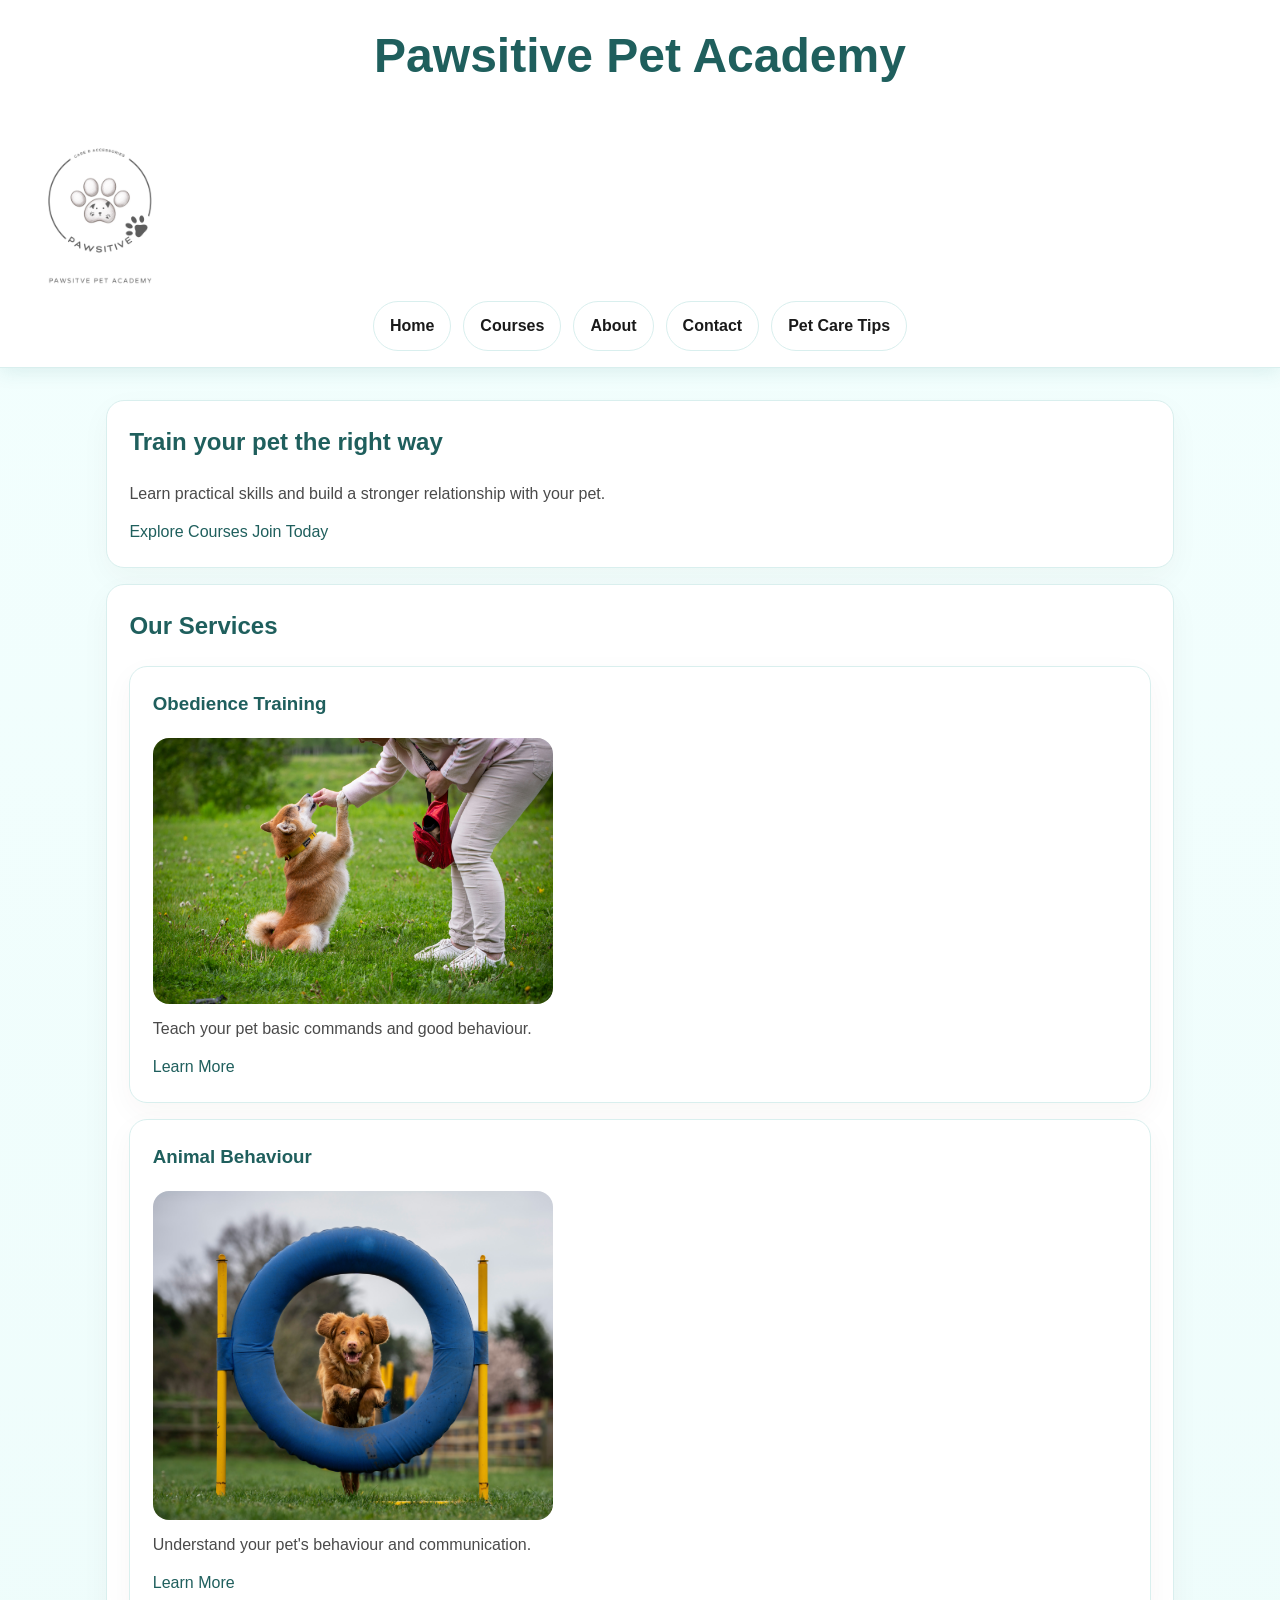
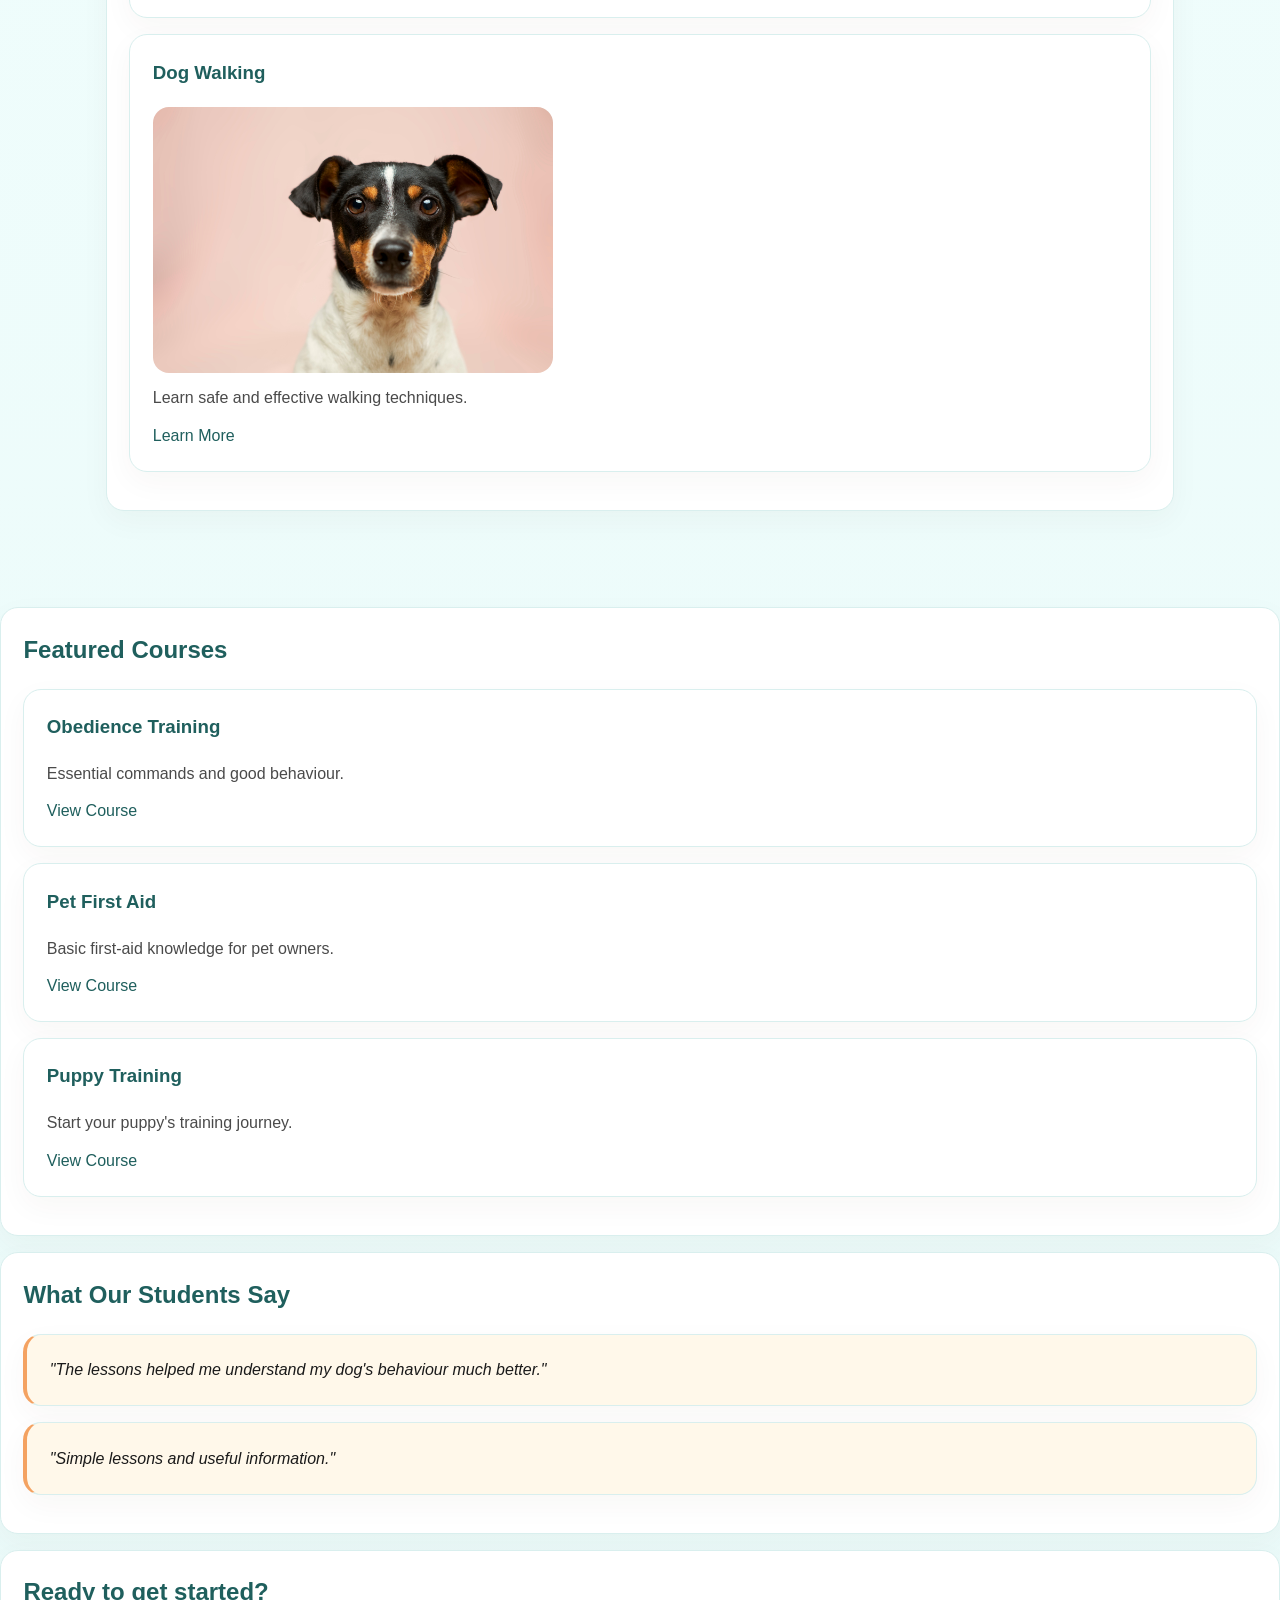
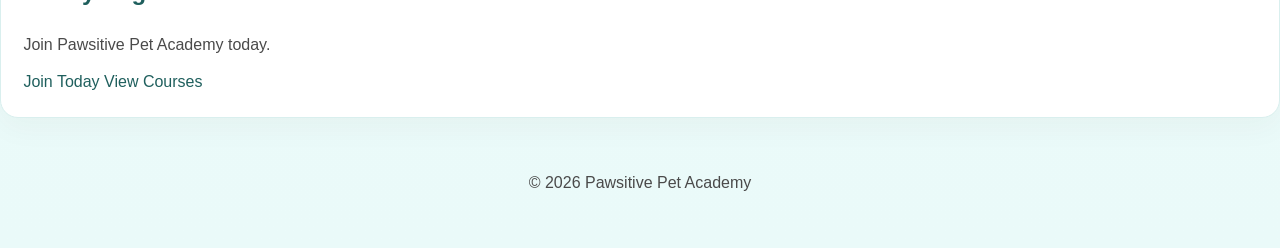
<file: index.html>
<!DOCTYPE html>
<html lang="en">
<head>
<meta charset="UTF-8">
    <meta name="viewport" content="width=device-width, initial-scale=1.0">
    <title>Pawsitive Pet Academy - Home</title>
    <link rel="stylesheet" href="style.css">
</head>
<body>
    <header>
        <h1>Pawsitive Pet Academy</h1>
        <img src="Images/Black and White Illustrative Pet Shop Logo.png" width="200"
     height="200">

    <nav>
        <a href="index.html">Home</a>
        <a href="courses.html">Courses</a>
        <a href="about.html">About</a>
        <a href="contact.html">Contact</a>
        <a href="Tips.html">Pet Care Tips</a>
    </nav>
    </header>
    <main>
         <section>
        <h2>Train your pet the right way</h2>

        <p>
            Learn practical skills and build a stronger
            relationship with your pet.
        </p>

        <a href="courses.html">Explore Courses</a>
        <a href="CreatAccount.html">Join Today</a>
    </section>
    <section>
        <h2>Our Services</h2>

        <article>
            <h3>Obedience Training</h3>
            <img src="Images/dog.jpg" width="400"
     height="300">
            <p>Teach your pet basic commands and good behaviour.</p>
            <a href="courses.html">Learn More</a>
        </article>
        <article>
            <h3>Animal Behaviour</h3>
            <img src="Images/train (2).jpg" width="400"
     height="300">
            <p>Understand your pet's behaviour and communication.</p>
            <a href="courses.html">Learn More</a>
        </article>

        <article>
            <h3>Dog Walking</h3>
            <img src="Images/just dog.jpg" width="400"
     height="300">
            <p>Learn safe and effective walking techniques.</p>
            <a href="courses.html">Learn More</a>
        </article>
    </main>
     </section>
     <section>
        <h2>Featured Courses</h2>

        <article>
            <h3>Obedience Training</h3>
            <p>Essential commands and good behaviour.</p>
            <a href="courses.html">View Course</a>
        </article>

        <article>
            <h3>Pet First Aid</h3>
            <p>Basic first-aid knowledge for pet owners.</p>
            <a href="courses.html">View Course</a>
        </article>

        <article>
            <h3>Puppy Training</h3>
            <p>Start your puppy's training journey.</p>
            <a href="courses.html">View Course</a>
        </article>
    </section>
     <section>
        <h2>What Our Students Say</h2>

        <blockquote>
            "The lessons helped me understand my dog's behaviour much better."
        </blockquote>

        <blockquote>
            "Simple lessons and useful information."
        </blockquote>
    </section>
     <section>
        <h2>Ready to get started?</h2>

        <p>Join Pawsitive Pet Academy today.</p>

        <a href="CreatAccount.html">Join Today</a>
        <a href="courses.html">View Courses</a>
    </section>
    <footer>
      <p>&copy; 2026 Pawsitive Pet Academy</p>
     </footer>

</main>
<script src="script.js"></script>
</body>
</html>
</file>
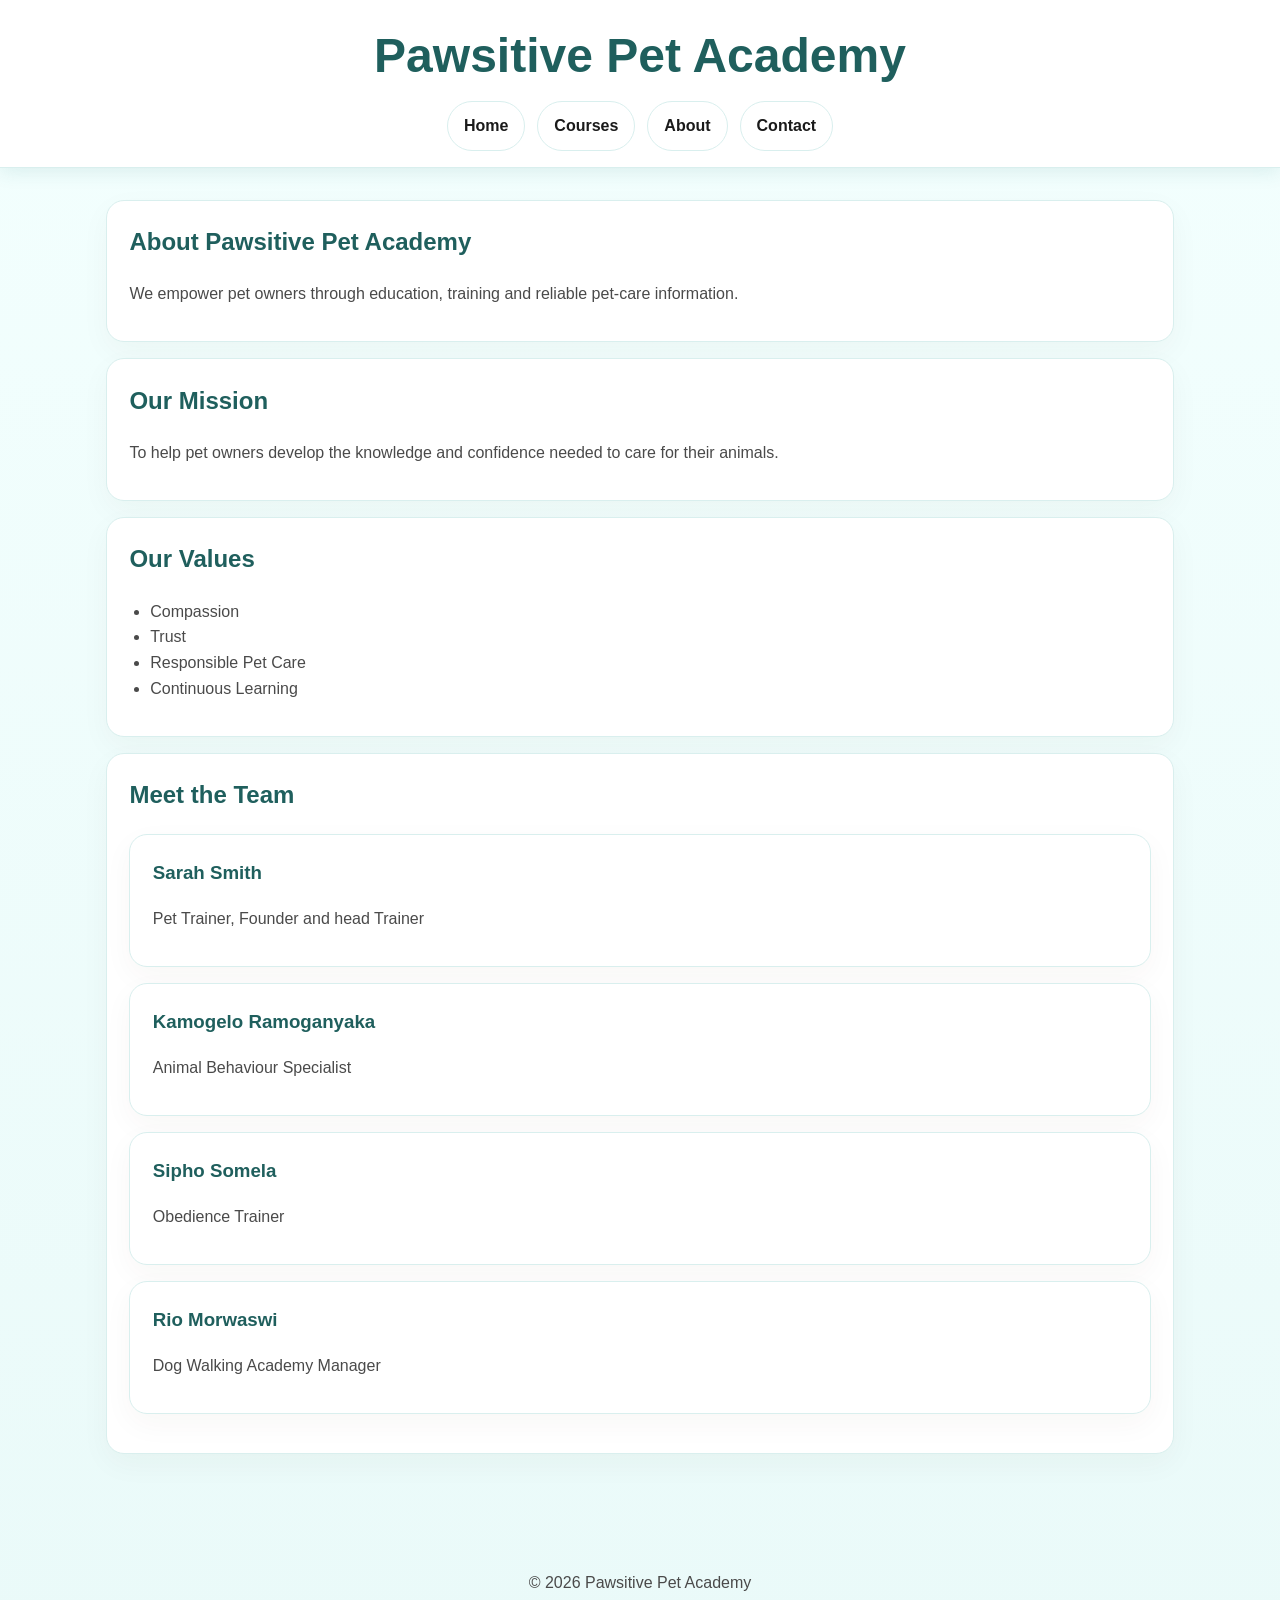
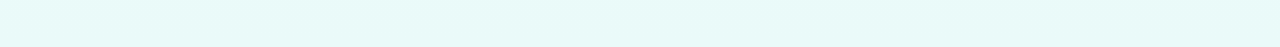
<file: about.html>
<!DOCTYPE html>
<html lang="en">
<head>
<meta charset="UTF-8">
    <meta name="viewport" content="width=device-width, initial-scale=1.0">
    <title>About Us - Pawsitive Pet Academy</title>
    <link rel="stylesheet" href="style.css">
</head>
<body>
    <header>
    <h1>Pawsitive Pet Academy</h1>

    <nav>
        <a href="index.html">Home</a>
        <a href="courses.html">Courses</a>
        <a href="about.html">About</a>
        <a href="contact.html">Contact</a>
    </nav>
</header>
<main>

    <section>
        <h2>About Pawsitive Pet Academy</h2>

        <p>
            We empower pet owners through education,
            training and reliable pet-care information.
        </p>
    </section>


    <section>
        <h2>Our Mission</h2>

        <p>
            To help pet owners develop the knowledge and
            confidence needed to care for their animals.
        </p>
    </section>


    <section>
        <h2>Our Values</h2>

        <ul>
            <li>Compassion</li>
            <li>Trust</li>
            <li>Responsible Pet Care</li>
            <li>Continuous Learning</li>
        </ul>
    </section>


    <section>
        <h2>Meet the Team</h2>

        <article>
            <h3>Sarah Smith</h3>
            <p>Pet Trainer, Founder and head Trainer</p>
        </article>

        <article>
            <h3>Kamogelo Ramoganyaka</h3>
            <p>Animal Behaviour Specialist</p>
        </article>

        <article>
            <h3>Sipho Somela</h3>
            <p>Obedience Trainer</p>
        </article>

        <article>
            <h3>Rio Morwaswi</h3>
            <p>Dog Walking Academy Manager</p>
        </article>
    </section>

</main>

<footer>
    <p>&copy; 2026 Pawsitive Pet Academy</p>
</footer>
<script src="script.js"></script>
</body>
</html>
</file>
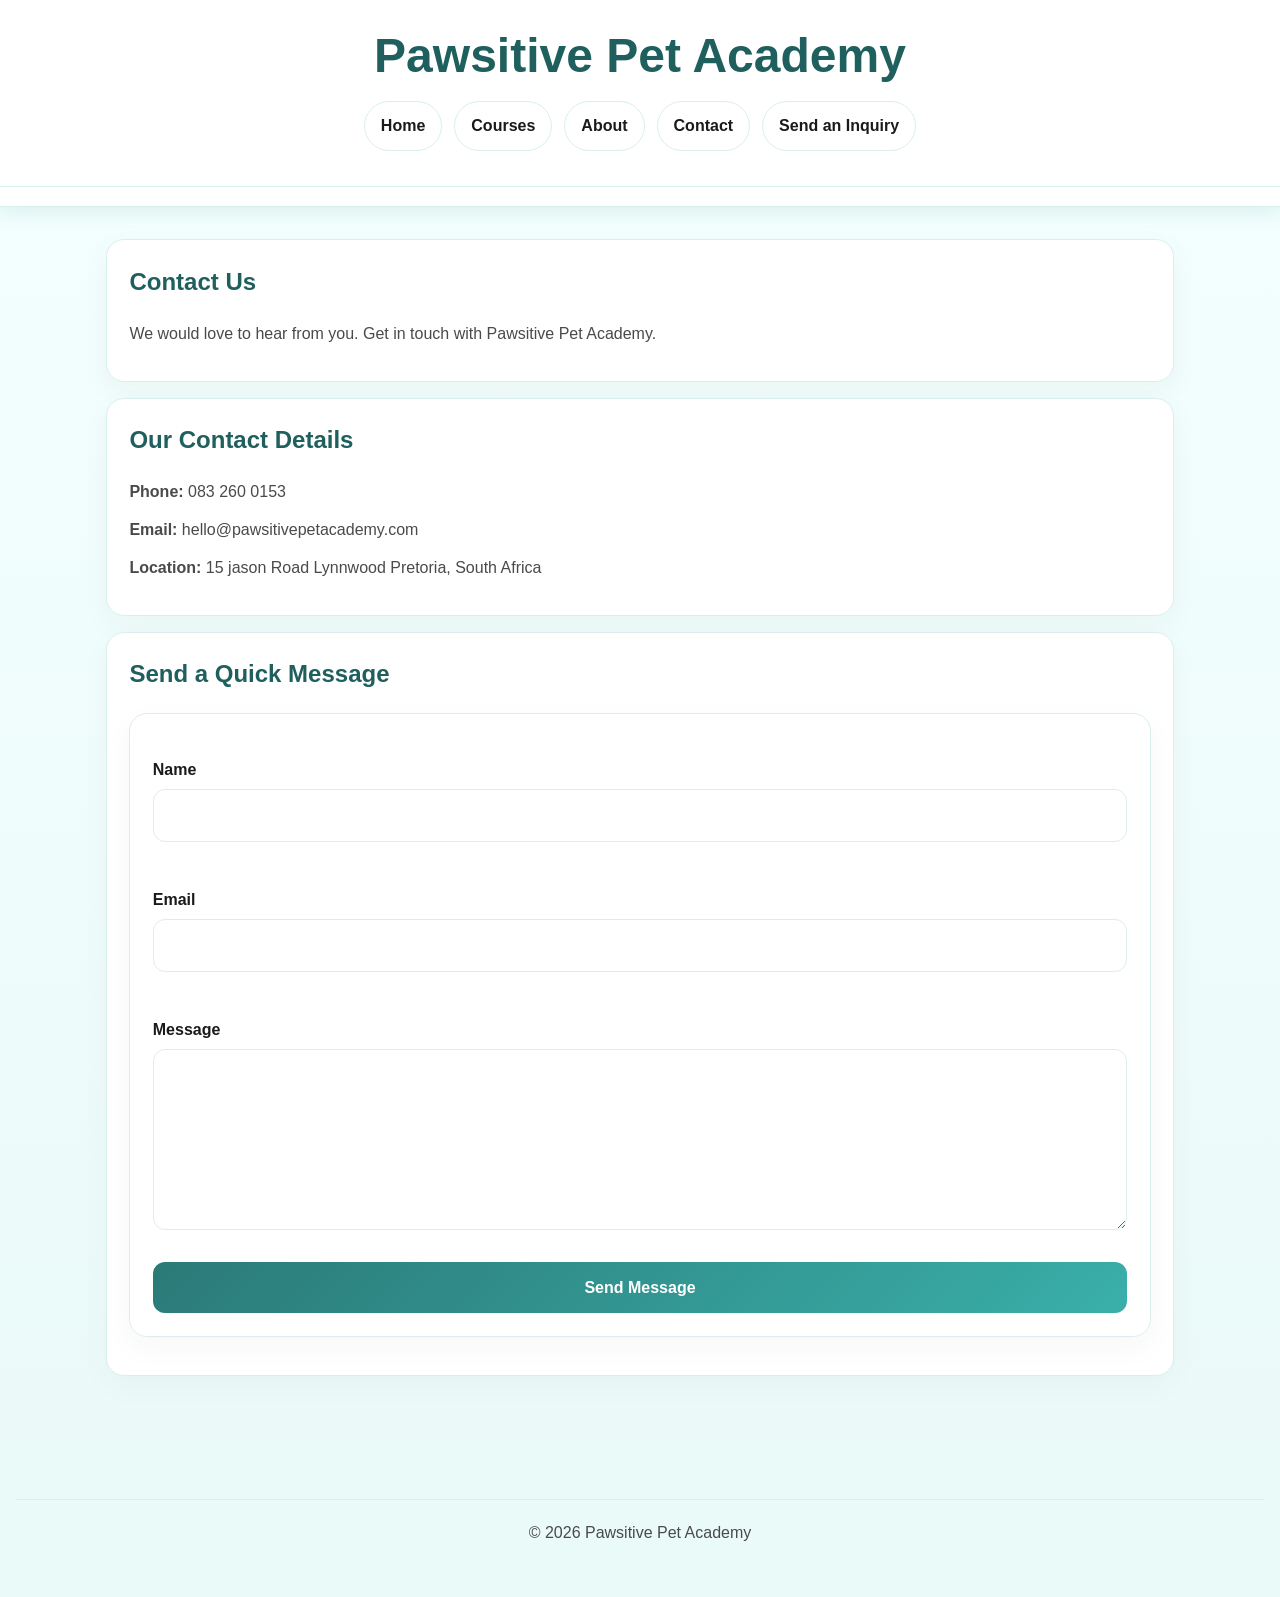
<file: contact.html>
<!DOCTYPE html>
<html lang="en">
<head>
<meta charset="UTF-8">
    <meta name="viewport" content="width=device-width, initial-scale=1.0">
    <title>Contact Us - Pawsitive Pet Academy</title>
    <link rel="stylesheet" href="style.css">
</head>
<body>
    <header>

    <h1>Pawsitive Pet Academy</h1>

    <nav>
        <a href="index.html">Home</a>
        <a href="courses.html">Courses</a>
        <a href="about.html">About</a>
        <a href="contact.html">Contact</a>
        <a href="inquiry.html">Send an Inquiry</a>
    </nav>

    <hr>

</header>
<main>

    <!-- Contact Heading -->
    <section>

        <h2>Contact Us</h2>

        <p>
            We would love to hear from you.
            Get in touch with Pawsitive Pet Academy.
        </p>

    </section>


    <!-- Contact Information -->
    <section>

        <h2>Our Contact Details</h2>

        <p>
            <strong>Phone:</strong>
            083 260 0153
        </p>

        <p>
            <strong>Email:</strong>
            hello@pawsitivepetacademy.com
        </p>

        <p>
            <strong>Location:</strong>
            15 jason Road Lynnwood Pretoria, South Africa
        </p>

    </section>


    <!-- Quick Message -->
    <section>

        <h2>Send a Quick Message</h2>

        <form action="#" method="post">

            <p>
                <label for="name">
                    Name
                </label>

                <br>

                <input
                    type="text"
                    id="name"
                    name="name"
                    required
                >
            </p>


            <p>
                <label for="email">
                    Email
                </label>

                <br>

                <input
                    type="email"
                    id="email"
                    name="email"
                    required
                >
            </p>


            <p>
                <label for="message">
                    Message
                </label>

                <br>

                <textarea
                    id="message"
                    name="message"
                    rows="6"
                    cols="40"
                ></textarea>
            </p>


            <button type="submit">
                Send Message
            </button>

        </form>

    </section>

</main>


<footer>

    <hr>

    <p>
        &copy; 2026 Pawsitive Pet Academy
    </p>

</footer>
<script src="script.js"></script>
</body>
</html>
</file>
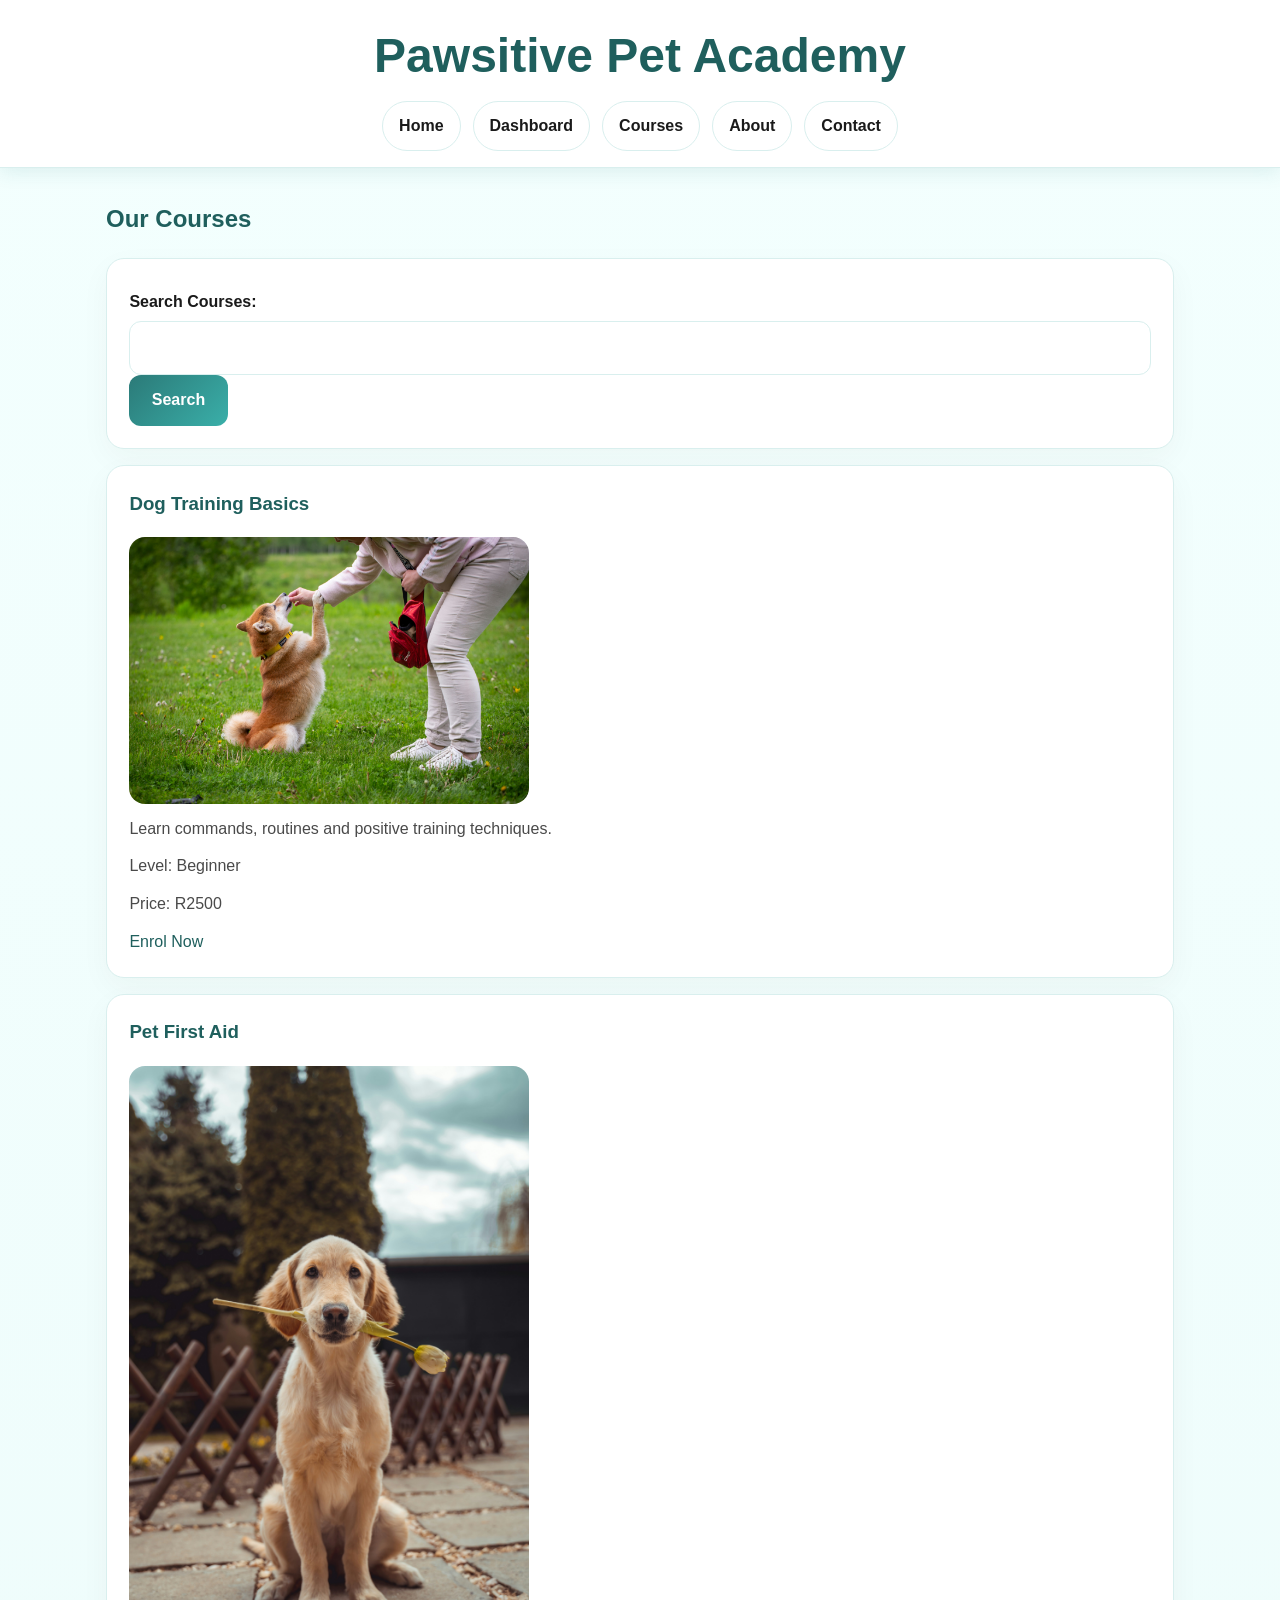
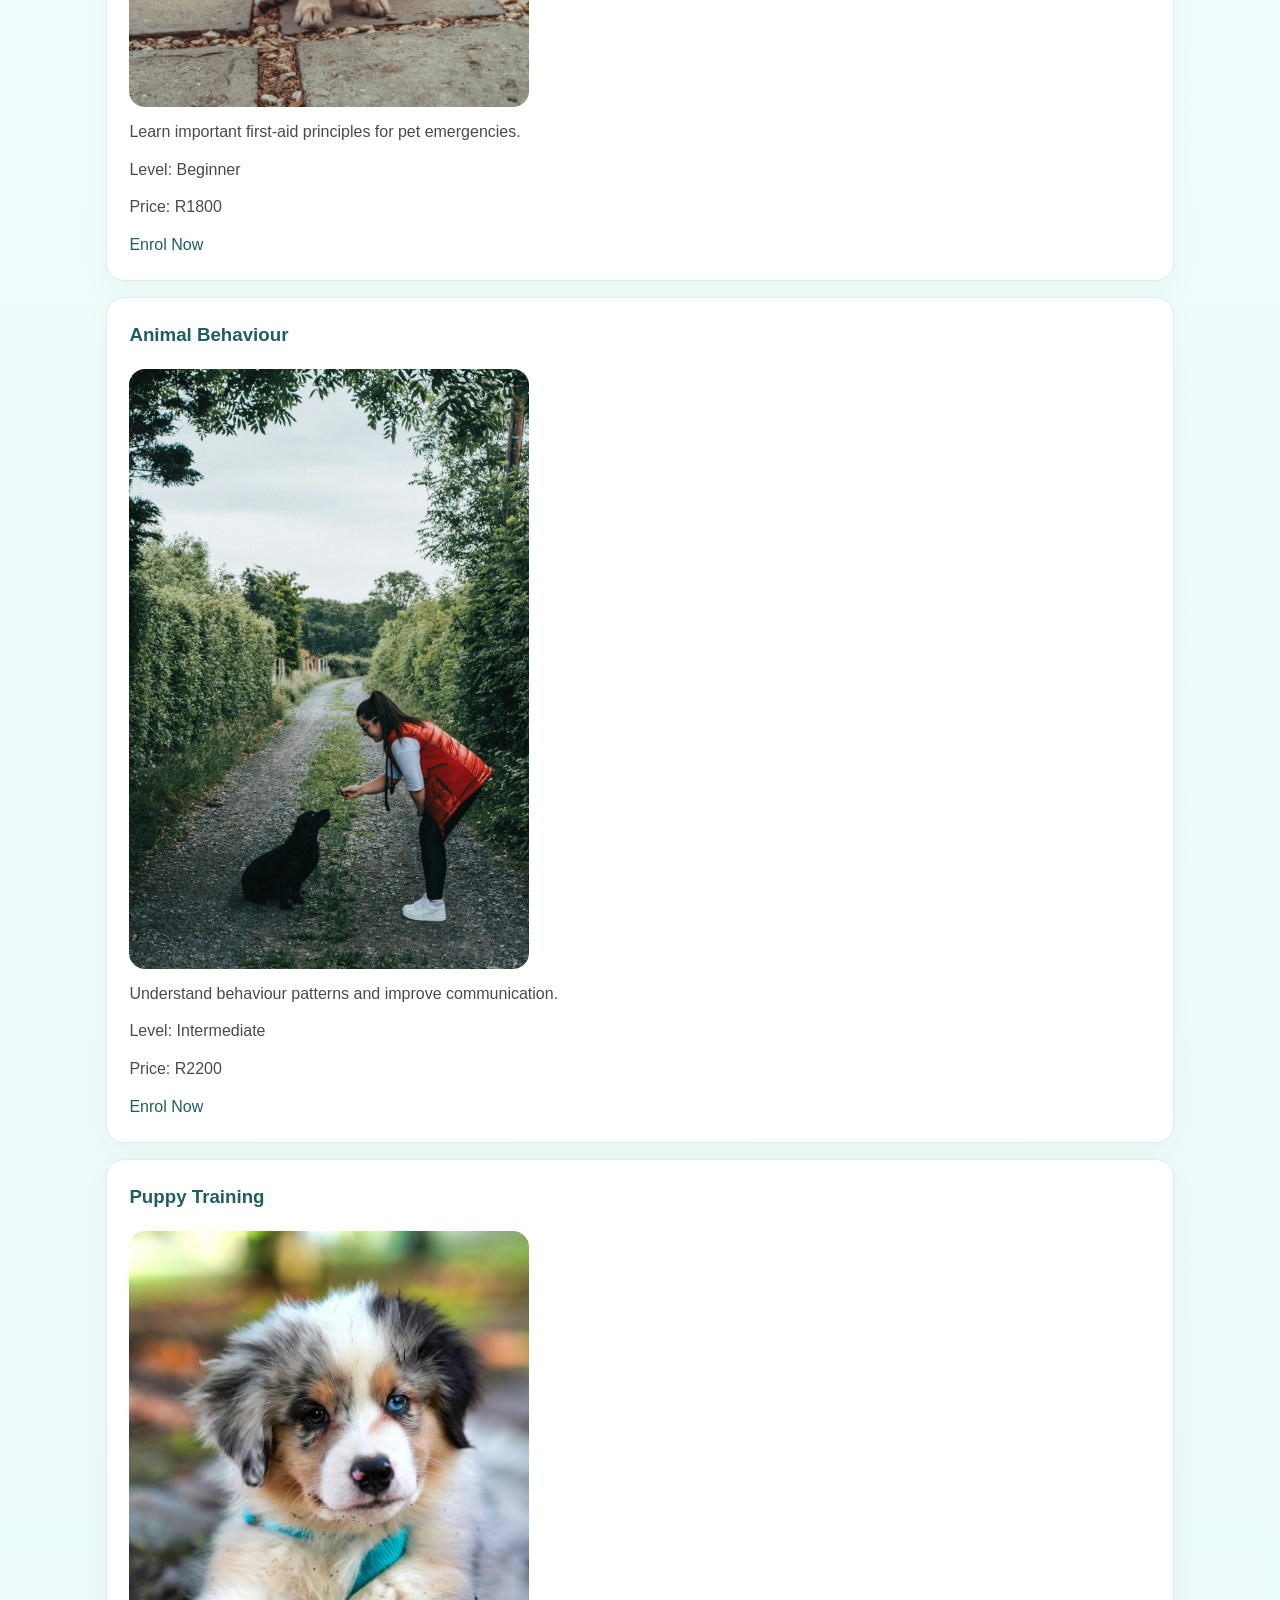
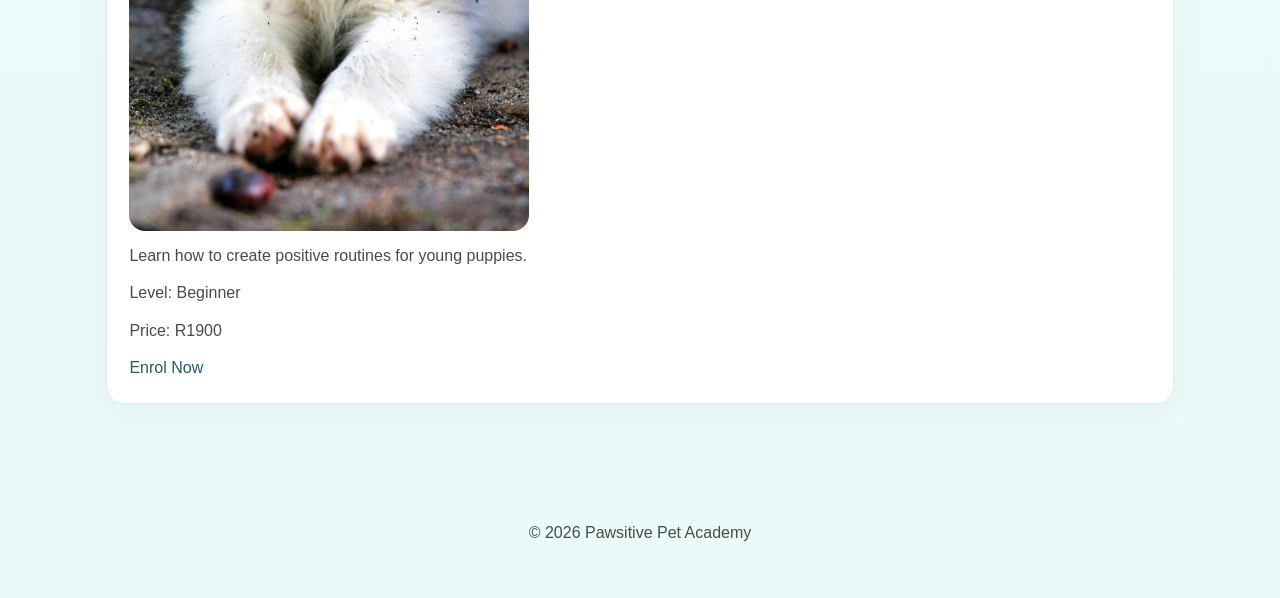
<file: courses.html>
<!DOCTYPE html>
<html lang="en">
<head>
<meta charset="UTF-8">
    <meta name="viewport" content="width=device-width, initial-scale=1.0">
    <title>Pawsitive Pet Academy - Courses</title>
    <link rel="stylesheet" href="style.css">
</head>
<body>
    <header>
    <h1>Pawsitive Pet Academy</h1>

    <nav>
        <a href="index.html">Home</a>
        <a href="dashboard.html">Dashboard</a>
        <a href="courses.html">Courses</a>
        <a href="about.html">About</a>
        <a href="contact.html">Contact</a>
    </nav>
</header>
<main>

    <h2>Our Courses</h2>

    <!-- Search -->
    <section>
        <label for="search">Search Courses:</label>
        <input type="search" id="search">

        <button type="submit">Search</button>
    </section>


    <!-- Course 1 -->
    <section>
        <h3>Dog Training Basics</h3>
         <img src="Images/dog.jpg" width="400"
     height="300">

        <p>
            Learn commands, routines and positive training techniques.
        </p>

        <p>Level: Beginner</p>
        <p>Price: R2500</p>

        <a href="inquiry.html">Enrol Now</a>
    </section>


    <!-- Course 2 -->
    <section>
        <h3>Pet First Aid</h3>
         <img src="Images/just dog (2).jpg" width="400"
     height="300">

        <p>
            Learn important first-aid principles for pet emergencies.
        </p>

        <p>Level: Beginner</p>
        <p>Price: R1800</p>

        <a href="inquiry.html">Enrol Now</a>
    </section>


    <!-- Course 3 -->
    <section>
        <h3>Animal Behaviour</h3>
         <img src="Images/train.jpg" width="400"
     height="300">

        <p>
            Understand behaviour patterns and improve communication.
        </p>

        <p>Level: Intermediate</p>
        <p>Price: R2200</p>

        <a href="inquiry.html">Enrol Now</a>
    </section>


    <!-- Course 4 -->
    <section>
        <h3>Puppy Training</h3>
         <img src="Images/cute dog.jpg" width="400"
     height="300">

        <p>
            Learn how to create positive routines for young puppies.
        </p>

        <p>Level: Beginner</p>
        <p>Price: R1900</p>

        <a href="inquiry.html">Enrol Now</a>
    </section>

</main>

<footer>
    <p>&copy; 2026 Pawsitive Pet Academy</p>
</footer>
<script src="script.js"></script>
</body>
</html>
</file>
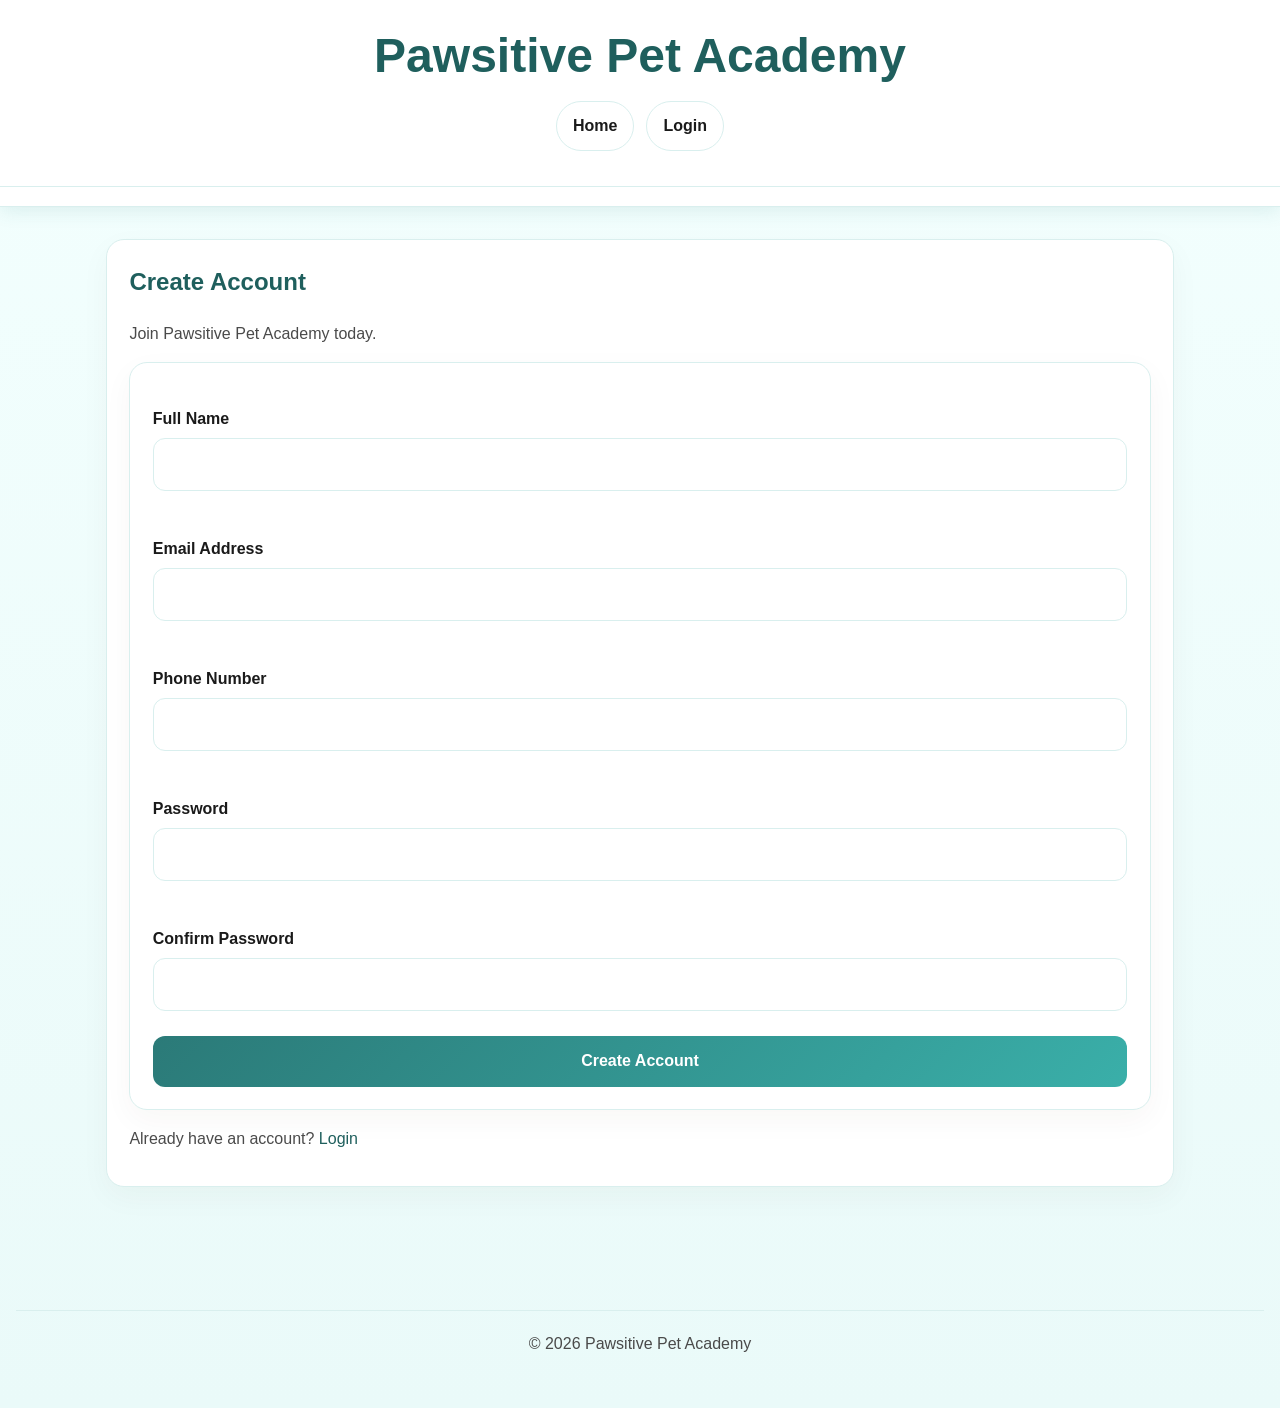
<file: CreatAccount.html>
<!DOCTYPE html>
<html lang="en">
<head>
<meta charset="UTF-8">
    <meta name="viewport" content="width=device-width, initial-scale=1.0">
    <title>Create Account - Pawsitive Pet Academy</title>
    <link rel="stylesheet" href="style.css">
</head>
<body>
    <header>
    <h1>Pawsitive Pet Academy</h1>

    <nav>
        <a href="index.html">Home</a>
        <a href="login.html">Login</a>
    </nav>

    <hr>
</header>
<main>

    <section>

        <h2>Create Account</h2>

        <p>Join Pawsitive Pet Academy today.</p>


        <form id="registerForm" action="#" method="post">

            <p>
                <label for="fullname">
                    Full Name
                </label>

                <br>

                <input
                    type="text"
                    id="fullname"
                    name="fullname"
                    required
                >
                <span id="nameError" class="error-text">Full name must be at least 3 characters.</span>
            </p>


            <p>
                <label for="email">
                    Email Address
                </label>

                <br>

                <input
                    type="email"
                    id="email"
                    name="email"
                    required
                >
                <span id="emailError" class="error-text">Please enter a valid email address.</span>
            </p>


            <p>
                <label for="phone">
                    Phone Number
                </label>

                <br>

                <input
                    type="tel"
                    id="phone"
                    name="phone"
                >
            </p>


            <p>
                <label for="password">
                    Password
                </label>

                <br>

                <input
                    type="password"
                    id="password"
                    name="password"
                    required
                >
                <span id="passError" class="error-text">Password must be at least 6 characters.</span>
            </p>


            <p>
                <label for="confirm">
                    Confirm Password
                </label>

                <br>

                <input
                    type="password"
                    id="confirm"
                    name="confirm"
                    required
                >
                <span id="confirmError" class="error-text">Passwords do not match.</span>
            </p>


            <button type="submit">
                Create Account
            </button>

        </form>


        <p>
            Already have an account?
            <a href="login.html">Login</a>
        </p>

    </section>

</main>


<footer>
    <hr>
    <p>&copy; 2026 Pawsitive Pet Academy</p>
</footer>
<script src="script.js"></script>

</body>
</html>
</file>
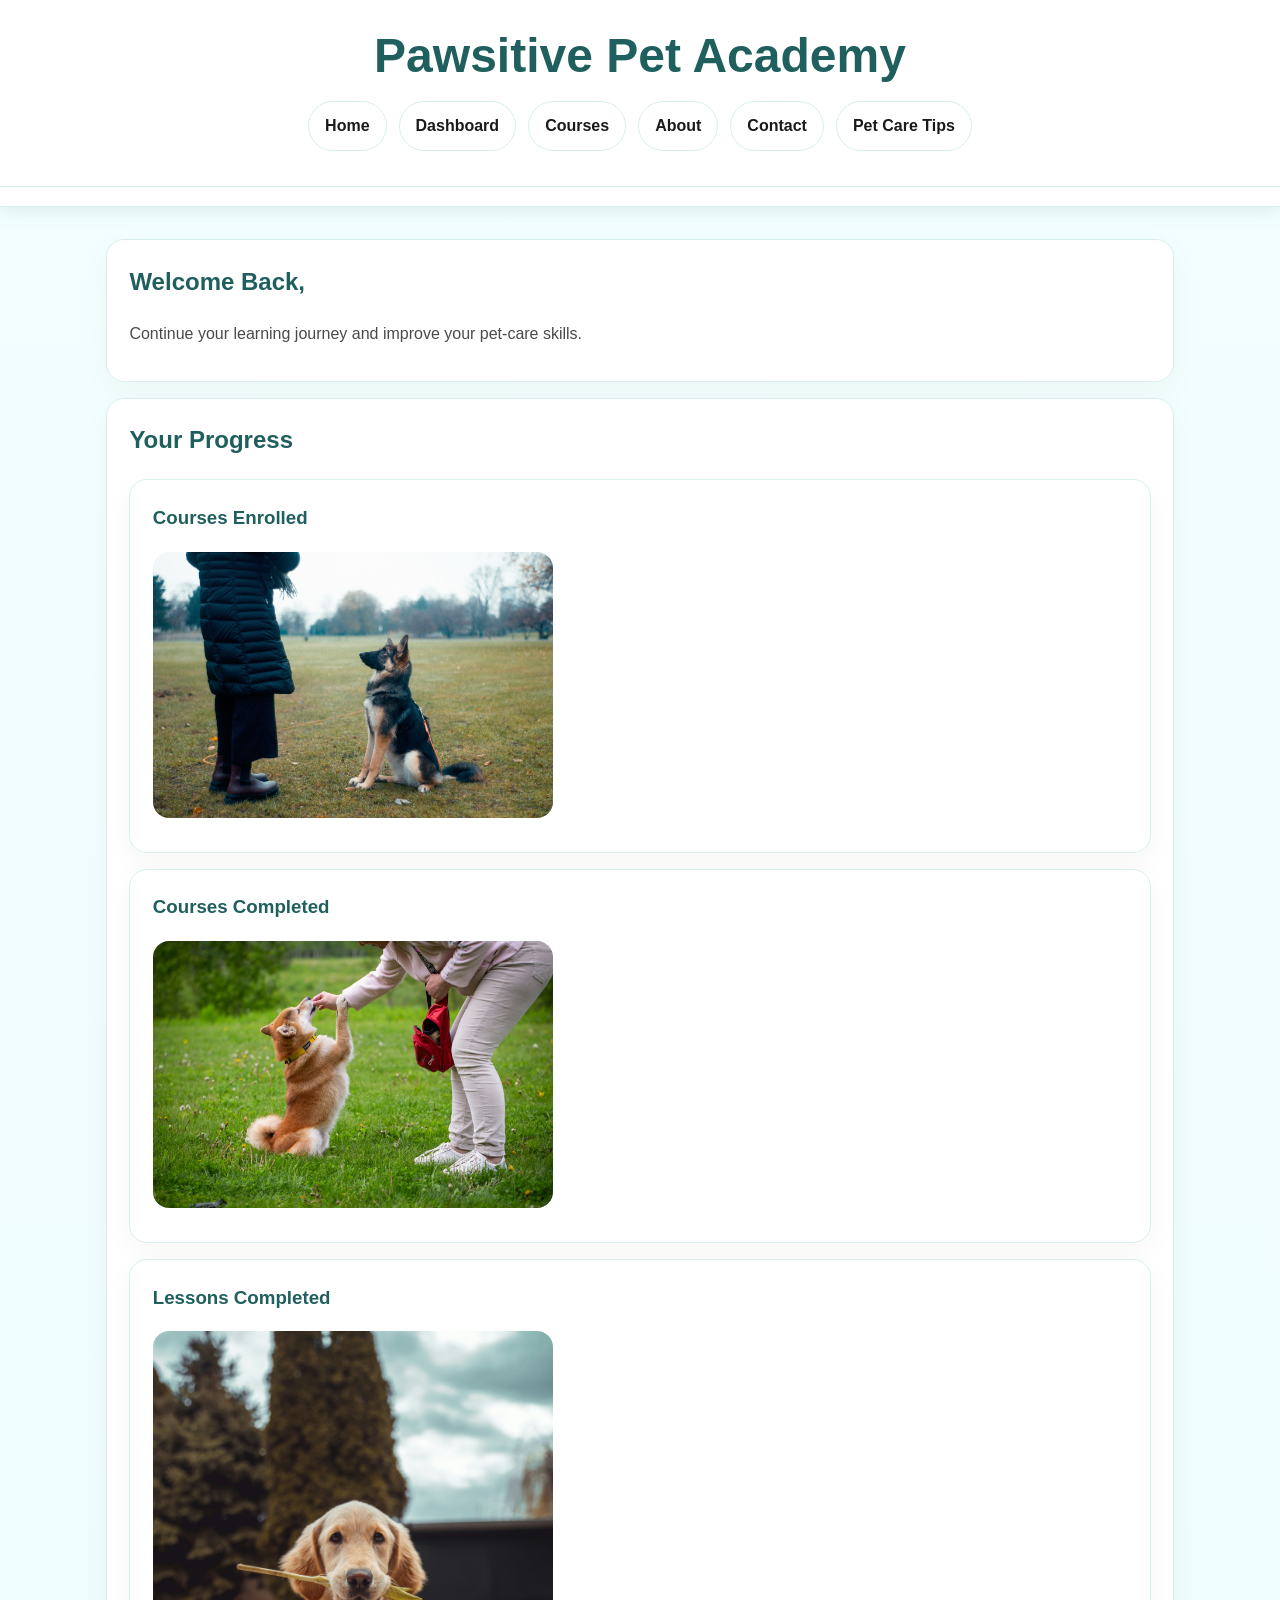
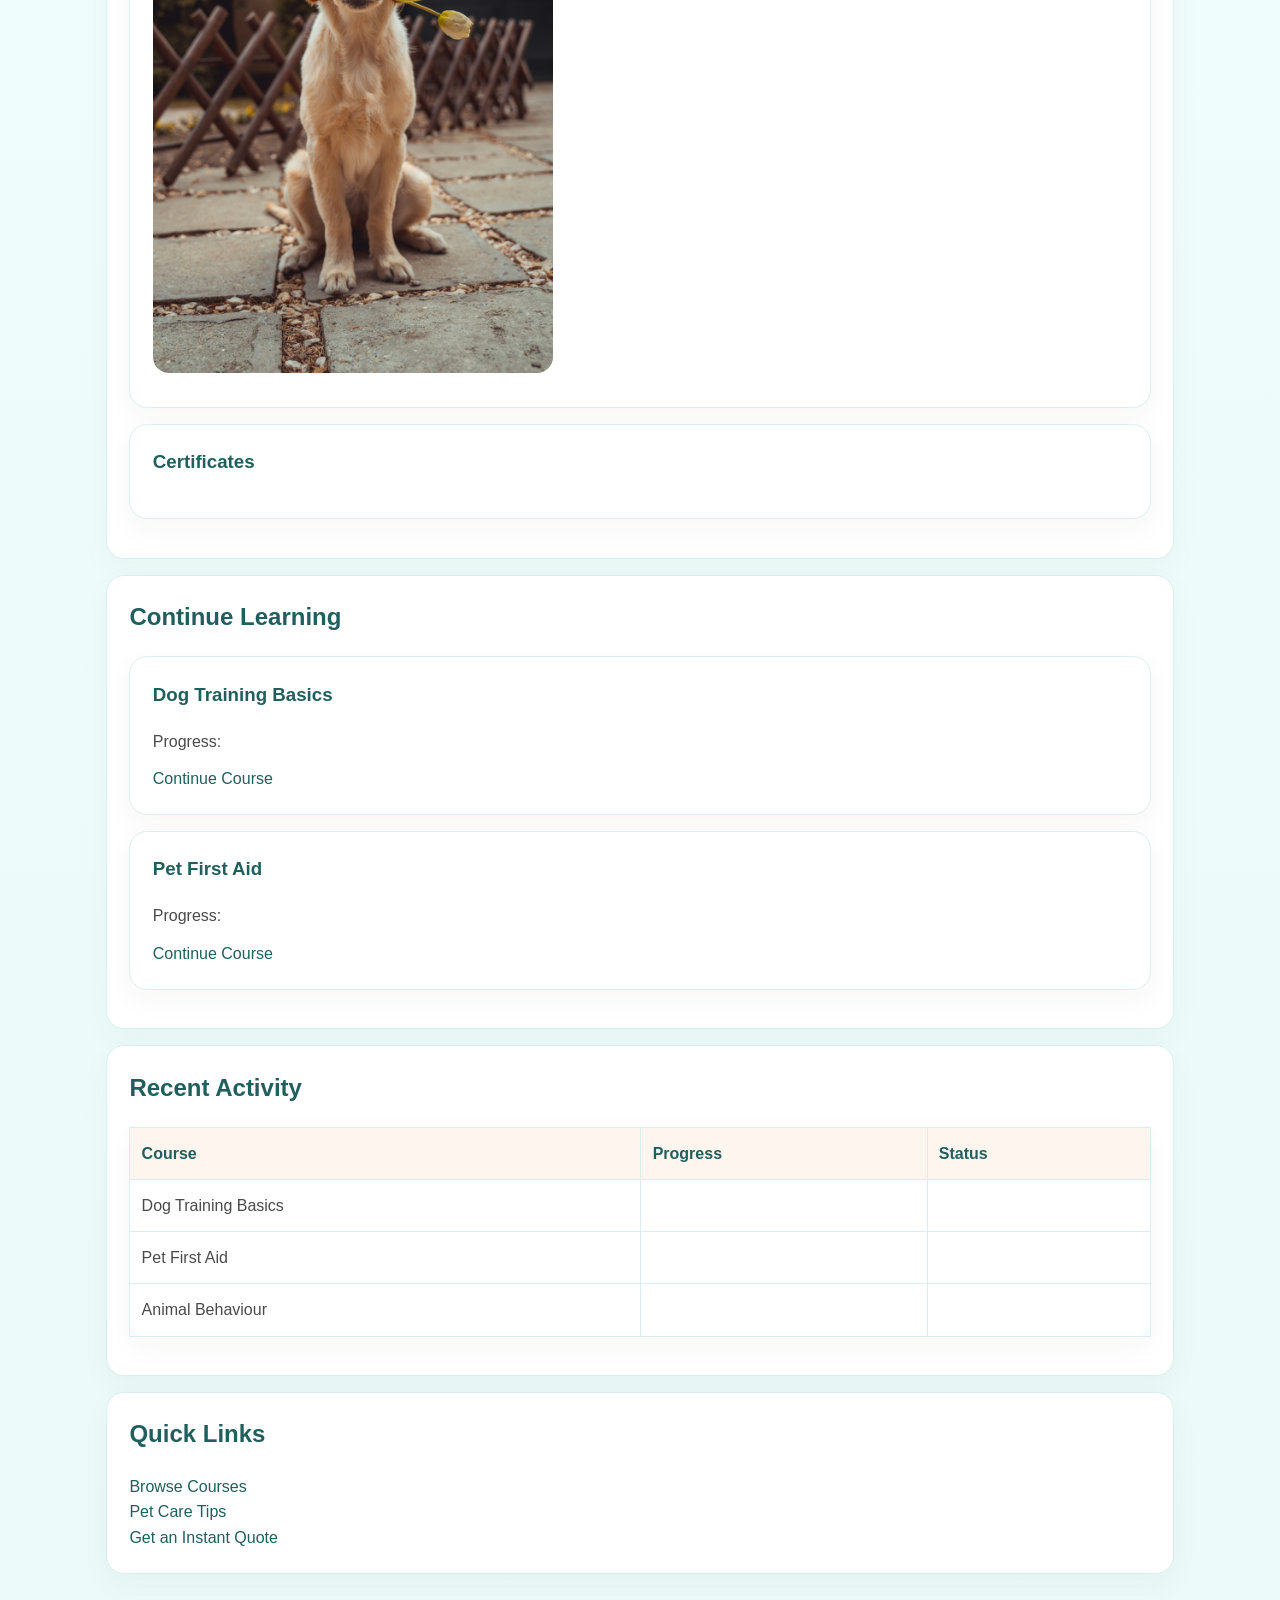
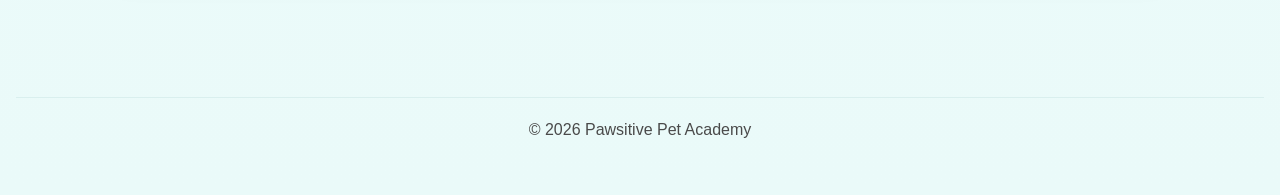
<file: dashboard.html>
<!DOCTYPE html>
<html lang="en">
<head>
<meta charset="UTF-8">
    <meta name="viewport" content="width=device-width, initial-scale=1.0">
    <title>Dashboard - Pawsitive Pet Academy</title>
    <link rel="stylesheet" href="style.css">
</head>
<body>
    <header>
    <h1>Pawsitive Pet Academy</h1>

    <nav>
        <a href="index.html">Home</a>
        <a href="dashboard.html">Dashboard</a>
        <a href="courses.html">Courses</a>
        <a href="about.html">About</a>
        <a href="contact.html">Contact</a>
        <a href="Tips.html">Pet Care Tips</a>
    </nav>

    <hr>
</header>
<main>

    <!-- Welcome Section -->
    <section>
        <h2>Welcome Back,</h2>

        <p>
            Continue your learning journey and improve
            your pet-care skills.
        </p>
    </section>


    <!-- Statistics -->
    <section>
        <h2>Your Progress</h2>

        <article>
            <h3>Courses Enrolled</h3>
            <img src="Images/obidiance.jpg" width="400"
     height="300">
            <p></p>
        </article>

        <article>
            <h3>Courses Completed</h3>
            <img src="Images/dog.jpg" width="400"
     height="300">
            <p></p>
        </article>

        <article>
            <h3>Lessons Completed</h3>
            <img src="Images/just dog (2).jpg" width="400"
     height="300">
            <p></p>
        </article>

        <article>
            <h3>Certificates</h3>
            <p></p>
        </article>
    </section>


    <!-- Continue Learning -->
    <section>
        <h2>Continue Learning</h2>

        <article>
            <h3>Dog Training Basics</h3>

            <p>Progress: </p>

            <a href="courses.html">Continue Course</a>
        </article>

        <article>
            <h3>Pet First Aid</h3>

            <p>Progress: </p>

            <a href="courses.html">Continue Course</a>
        </article>
    </section>


    <!-- Recent Activity -->
    <section>
        <h2>Recent Activity</h2>

        <table border="1">

            <tr>
                <th>Course</th>
                <th>Progress</th>
                <th>Status</th>
            </tr>

            <tr>
                <td>Dog Training Basics</td>
                <td></td>
                <td></td>
            </tr>

            <tr>
                <td>Pet First Aid</td>
                <td></td>
                <td></td>
            </tr>

            <tr>
                <td>Animal Behaviour</td>
                <td></td>
                <td></td>
            </tr>

        </table>
    </section>


    <!-- Quick Links -->
    <section>
        <h2>Quick Links</h2>

        <a href="courses.html">Browse Courses</a>

        <br>

        <a href="Tips.html">Pet Care Tips</a>

        <br>

        <a href="qoute.html">Get an Instant Quote</a>
    </section>

</main>


<footer>
    <hr>
    <p>&copy; 2026 Pawsitive Pet Academy</p>
</footer>
<script src="script.js"></script>
</body>
</html>
</file>
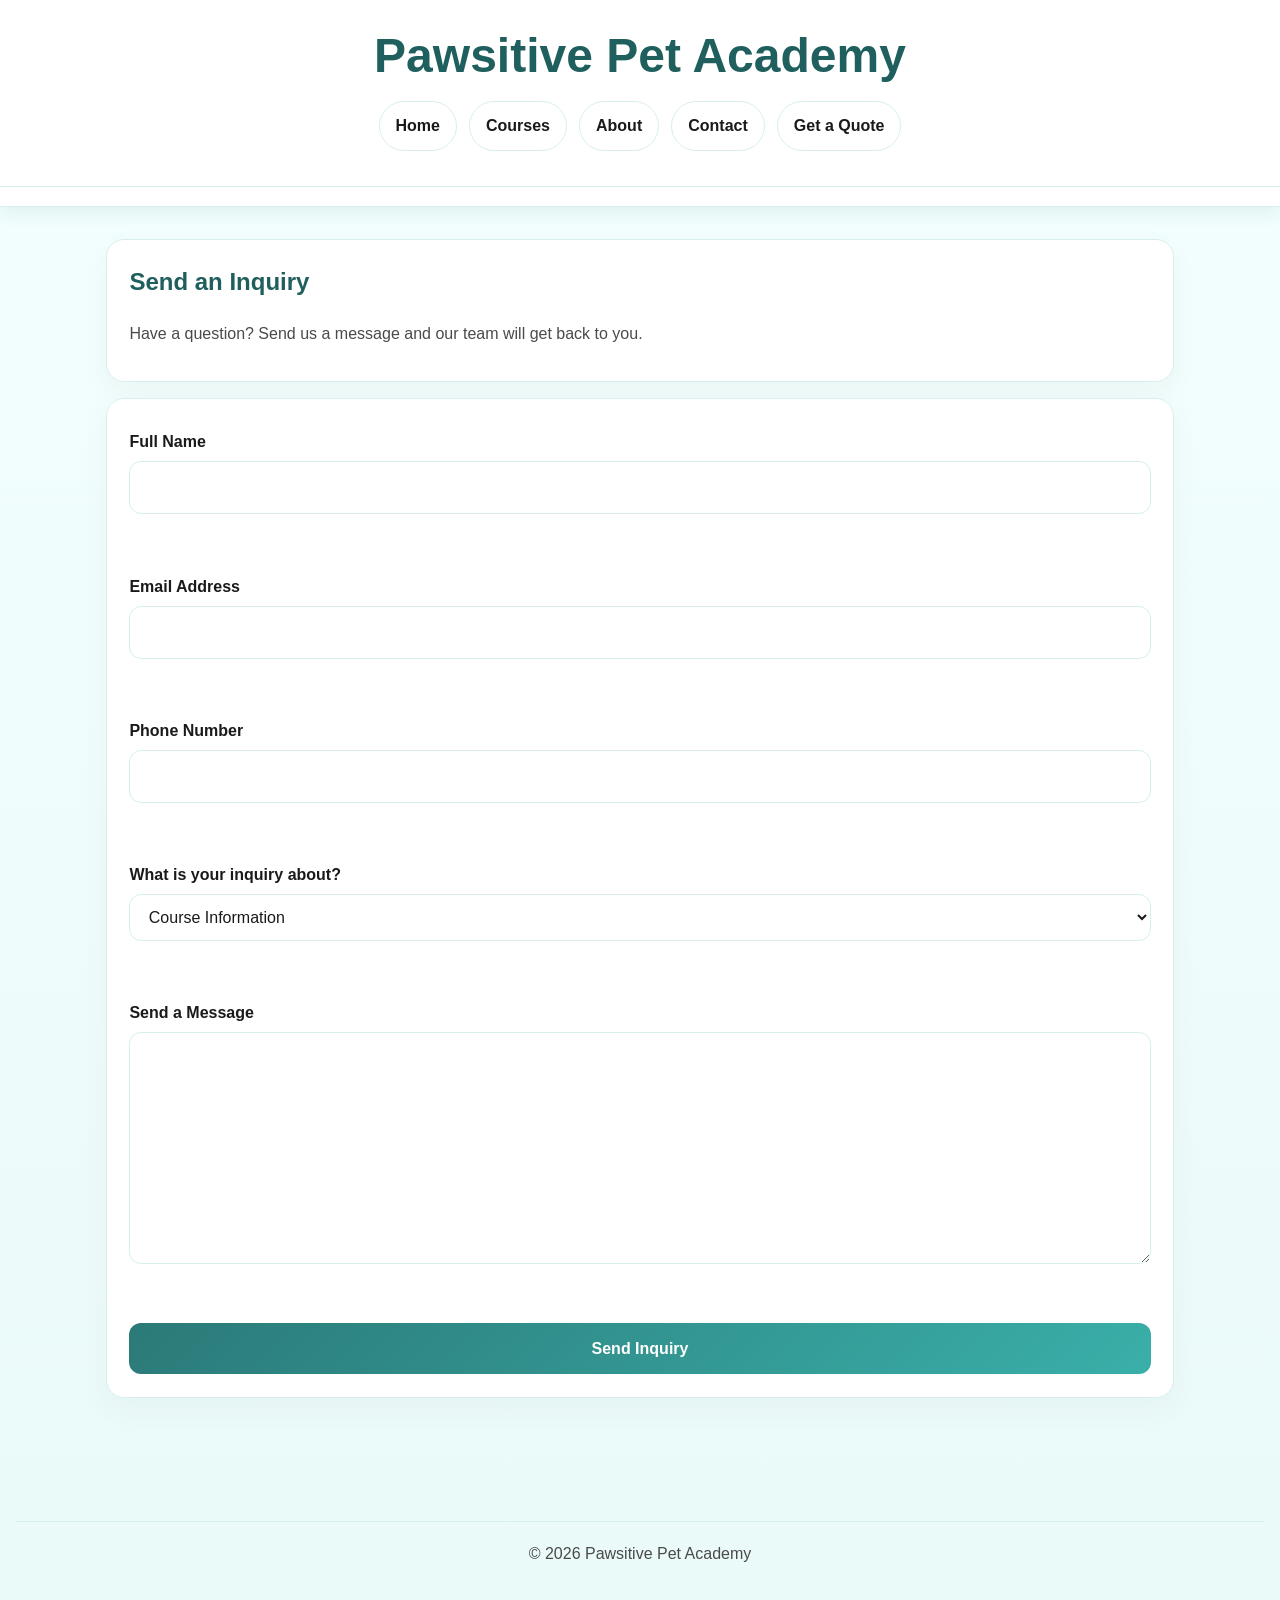
<file: inquiry.html>
<!DOCTYPE html>
<html lang="en">
<head>
<meta charset="UTF-8">
    <meta name="viewport" content="width=device-width, initial-scale=1.0">
    <title>Send an Inquiry - Pawsitive Pet Academy</title>
    <link rel="stylesheet" href="style.css">
</head>
<body>
    <header>

    <h1>Pawsitive Pet Academy</h1>

    <nav>
        <a href="index.html">Home</a>
        <a href="courses.html">Courses</a>
        <a href="about.html">About</a>
        <a href="contact.html">Contact</a>
        <a href="qoute.html">Get a Quote</a>
    </nav>

    <hr>

</header>
<main>

    <section>

        <h2>Send an Inquiry</h2>

        <p>
            Have a question? Send us a message and
            our team will get back to you.
        </p>

    </section>


    <form id="inquiryForm" action="#" method="post">

        <!-- Name -->
        <section>

            <label for="inqName">
                Full Name
            </label>

            <br>

            <input
                type="text"
                id="inqName"
                name="inqName"
                required
            >
            <span id="inqNameError" class="error-text">Name must be at least 3 characters.</span>

        </section>


        <br>


        <!-- Email -->
        <section>

            <label for="inqEmail">
                Email Address
            </label>

            <br>

            <input
                type="email"
                id="inqEmail"
                name="inqEmail"
                required
            >
            <span id="inqEmailError" class="error-text">Please enter a valid email address.</span>

        </section>


        <br>


        <!-- Phone -->
        <section>

            <label for="phone">
                Phone Number
            </label>

            <br>

            <input
                type="tel"
                id="phone"
                name="phone"
            >

        </section>


        <br>


        <!-- Inquiry Type -->
        <section>

            <label for="topic">
                What is your inquiry about?
            </label>

            <br>

            <select id="topic" name="topic">

                <option>
                    Course Information
                </option>

                <option>
                    Pet Training
                </option>

                <option>
                    Pricing
                </option>

                <option>
                    General Question
                </option>

            </select>

        </section>


        <br>


        <!-- Message -->
        <section>

            <label for="inqMessage">
                Send a Message
            </label>

            <br>

            <textarea
                id="inqMessage"
                name="inqMessage"
                rows="8"
                cols="45"
            ></textarea>
            <span id="inqMsgError" class="error-text">Message must be at least 10 characters long.</span>

        </section>


        <br>


        <button type="submit">
            Send Inquiry
        </button>
        <div id="inquirySuccess" class="success-box">Your inquiry has been sent successfully.</div>

    </form>

</main>


<footer>

    <hr>

    <p>
        &copy; 2026 Pawsitive Pet Academy
    </p>

</footer>
<script src="script.js"></script>
</body>
</html>
</file>
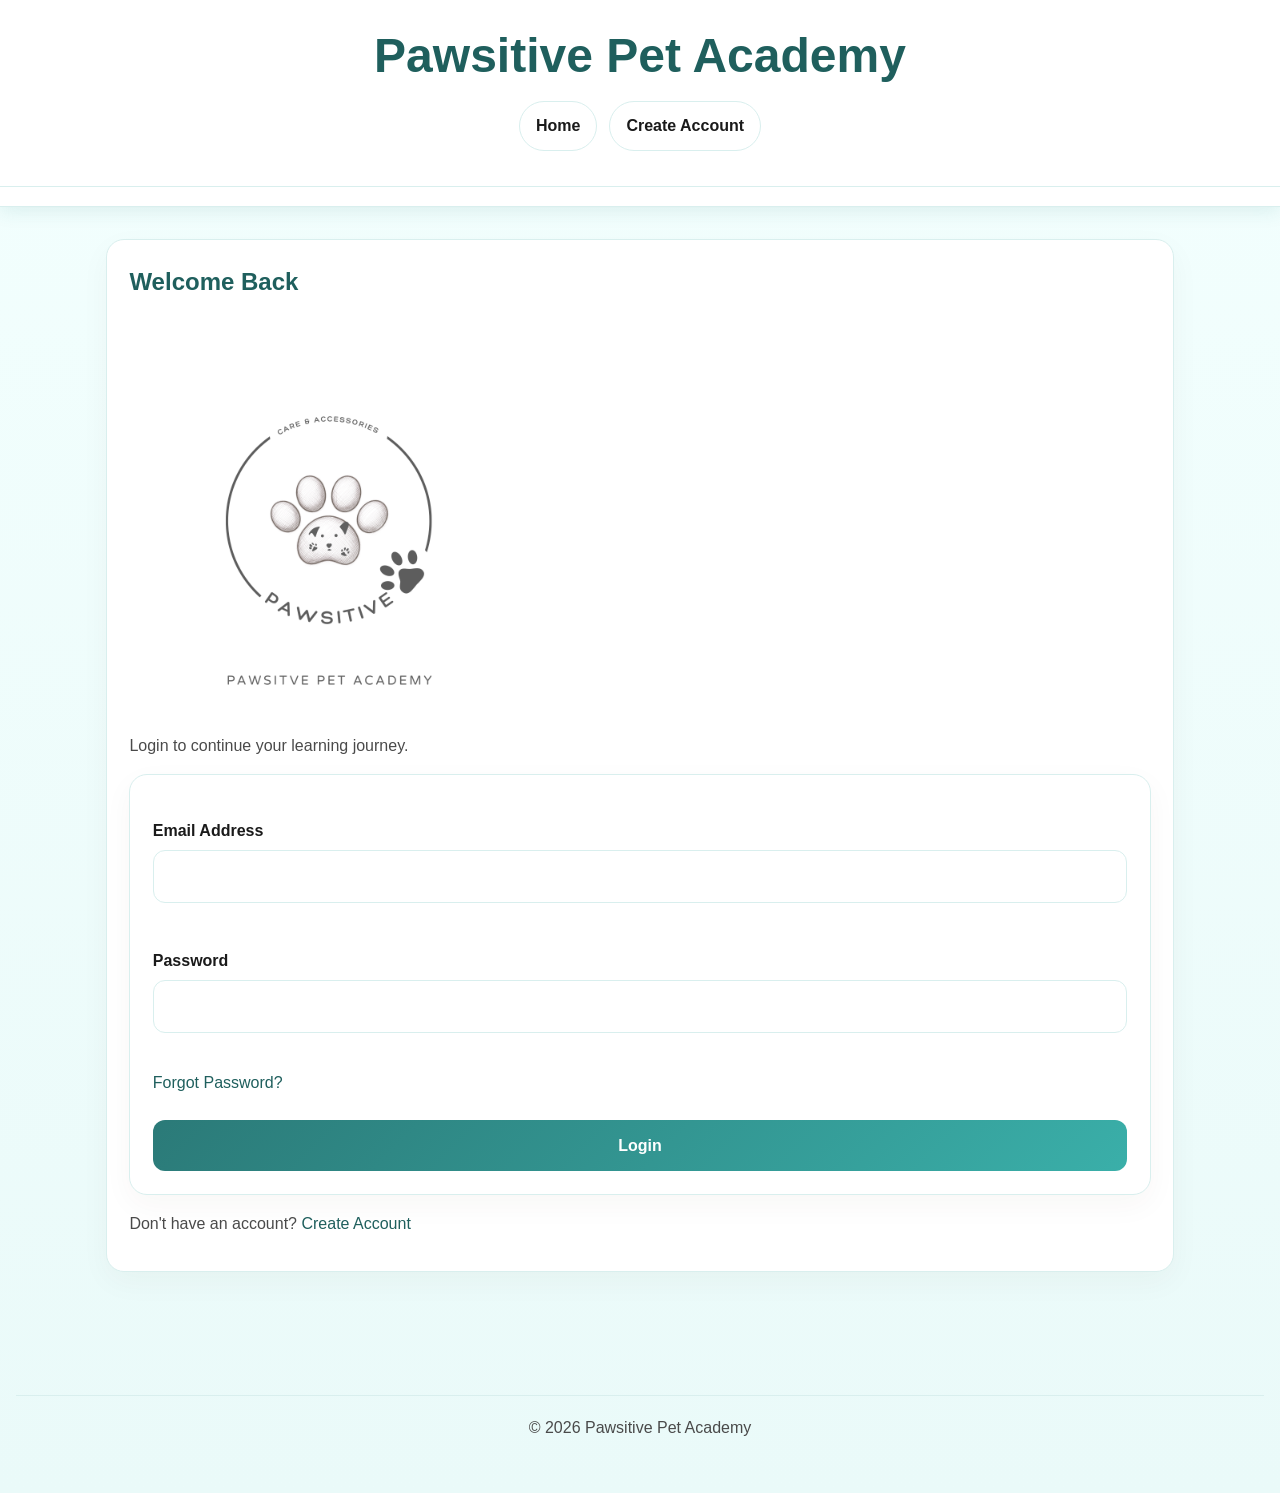
<file: login.html>
<!DOCTYPE html>
<html lang="en">
<head>
<meta charset="UTF-8">
    <meta name="viewport" content="width=device-width, initial-scale=1.0">
    <title>Login - Pawsitive Pet Academy</title>
    <link rel="stylesheet" href="style.css">
</head>
<body>
    <header>
    <h1>Pawsitive Pet Academy</h1>

    <nav>
        <a href="index.html">Home</a>
        <a href="CreatAccount.html">Create Account</a>
    </nav>

    <hr>
</header>
<main>

    <section>

        <h2>Welcome Back</h2>
        <img src="Images/Black and White Illustrative Pet Shop Logo.png" width="400"
     height="300">

        <p>Login to continue your learning journey.</p>

        <form id="loginForm" action="#" method="post">

            <p>
                <label for="email">Email Address</label>
                <br>

                <input
                    type="email"
                    id="email"
                    name="email"
                    required
                >
                <span id="emailError" class="error-text">Please enter a valid email address.</span>
            </p>


            <p>
                <label for="password">Password</label>
                <br>

                <input
                    type="password"
                    id="password"
                    name="password"
                    required
                >
                <span id="passwordError" class="error-text">Password must be at least 6 characters.</span>
            </p>


            <p>
                <a href="#">Forgot Password?</a>
            </p>


            <button type="submit">
                Login
            </button>

        </form>
       



        <p>
            Don't have an account?
            <a href="CreatAccount.html">Create Account</a>
        </p>

    </section>

</main>


<footer>
    <hr>
    <p>&copy; 2026 Pawsitive Pet Academy</p>
</footer>
<script src="script.js"></script>
</body>
</html>
</file>
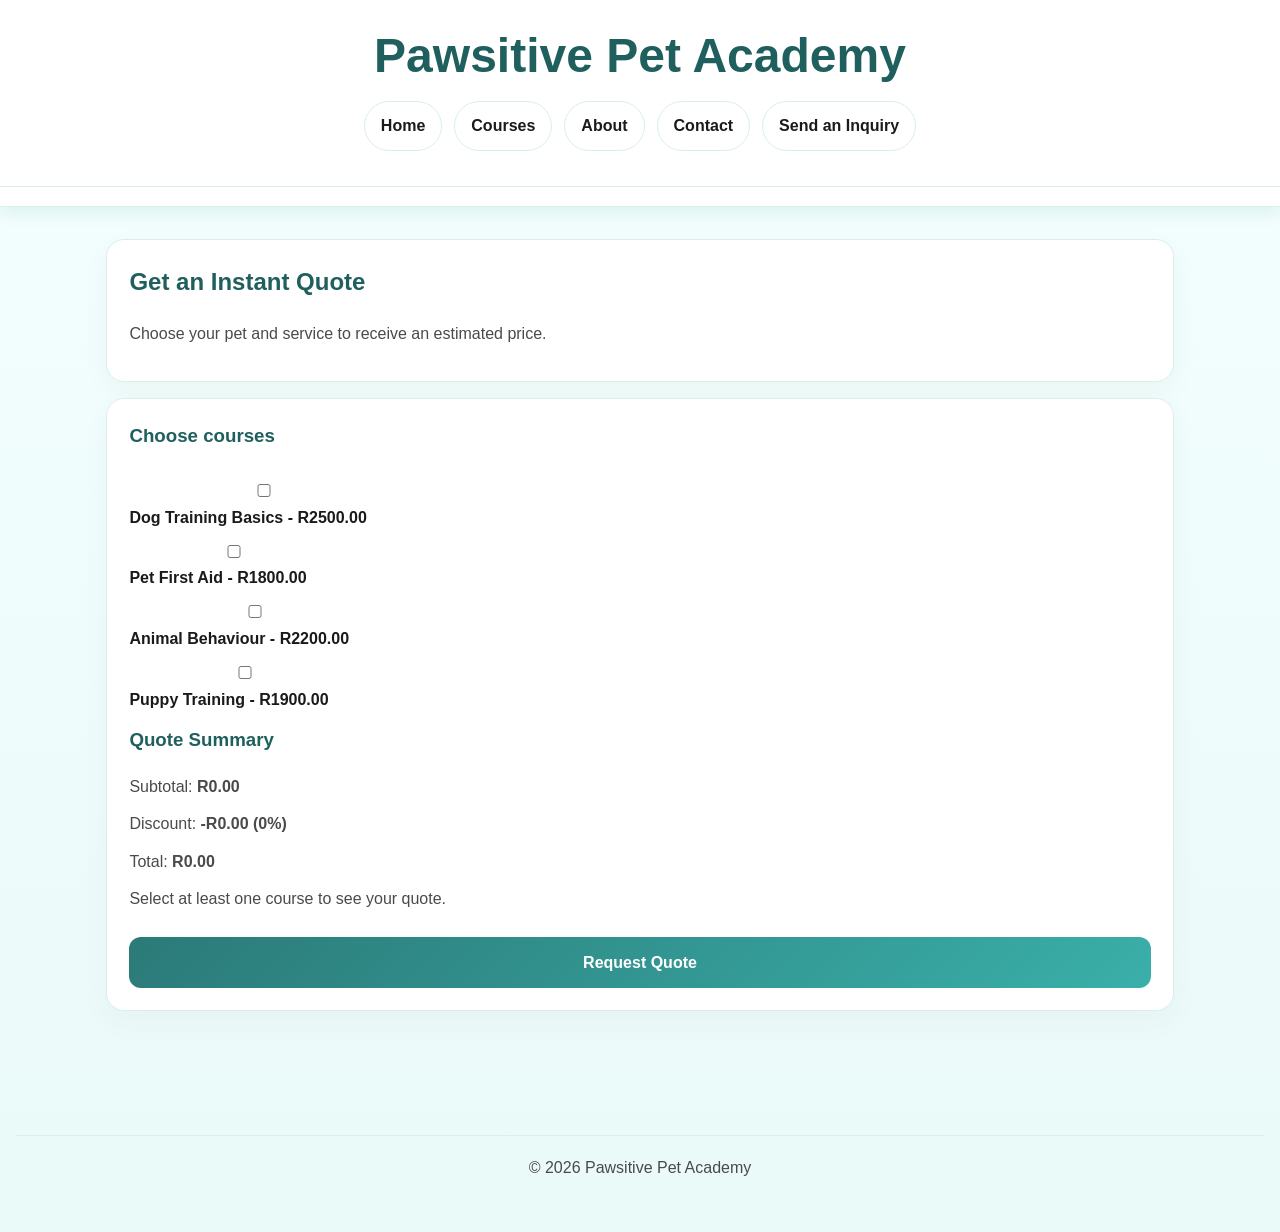
<file: qoute.html>
<!DOCTYPE html>
<html lang="en">
<head>
<meta charset="UTF-8">
    <meta name="viewport" content="width=device-width, initial-scale=1.0">
    <title>Get an Instant Quote - Pawsitive Pet Academy</title>
    <link rel="stylesheet" href="style.css">
</head>
<body>
    <header>

    <h1>Pawsitive Pet Academy</h1>

    <nav>
        <a href="index.html">Home</a>
        <a href="courses.html">Courses</a>
        <a href="about.html">About</a>
        <a href="contact.html">Contact</a>
        <a href="inquiry.html">Send an Inquiry</a>
    </nav>

    <hr>

</header>
<main>

    <section>

        <h2>Get an Instant Quote</h2>

        <p>
            Choose your pet and service to receive
            an estimated price.
        </p>

    </section>


    <form id="quoteForm" action="#" method="post">

        <section>
            <h3>Choose courses</h3>

            <label>
                <input type="checkbox" name="course" value="2500">
                Dog Training Basics - R2500.00
            </label>
            <br>

            <label>
                <input type="checkbox" name="course" value="1800">
                Pet First Aid - R1800.00
            </label>
            <br>

            <label>
                <input type="checkbox" name="course" value="2200">
                Animal Behaviour - R2200.00
            </label>
            <br>

            <label>
                <input type="checkbox" name="course" value="1900">
                Puppy Training - R1900.00
            </label>
        </section>

        <section>
            <h3>Quote Summary</h3>
            <p>Subtotal: <strong id="subtotal">R0.00</strong></p>
            <p>Discount: <strong id="discount">-R0.00 (0%)</strong></p>
            <p>Total: <strong id="total">R0.00</strong></p>
            <p id="note">Select at least one course to see your quote.</p>
        </section>

        <button id="requestBtn" type="button">
            Request Quote
        </button>
        <div id="quoteSuccess" class="success-box">Your quote request was sent successfully.</div>
    </form>

</main>


<footer>

    <hr>

    <p>
        &copy; 2026 Pawsitive Pet Academy
    </p>

</footer>
<script src="script.js"></script>
</body>
</html>
</file>
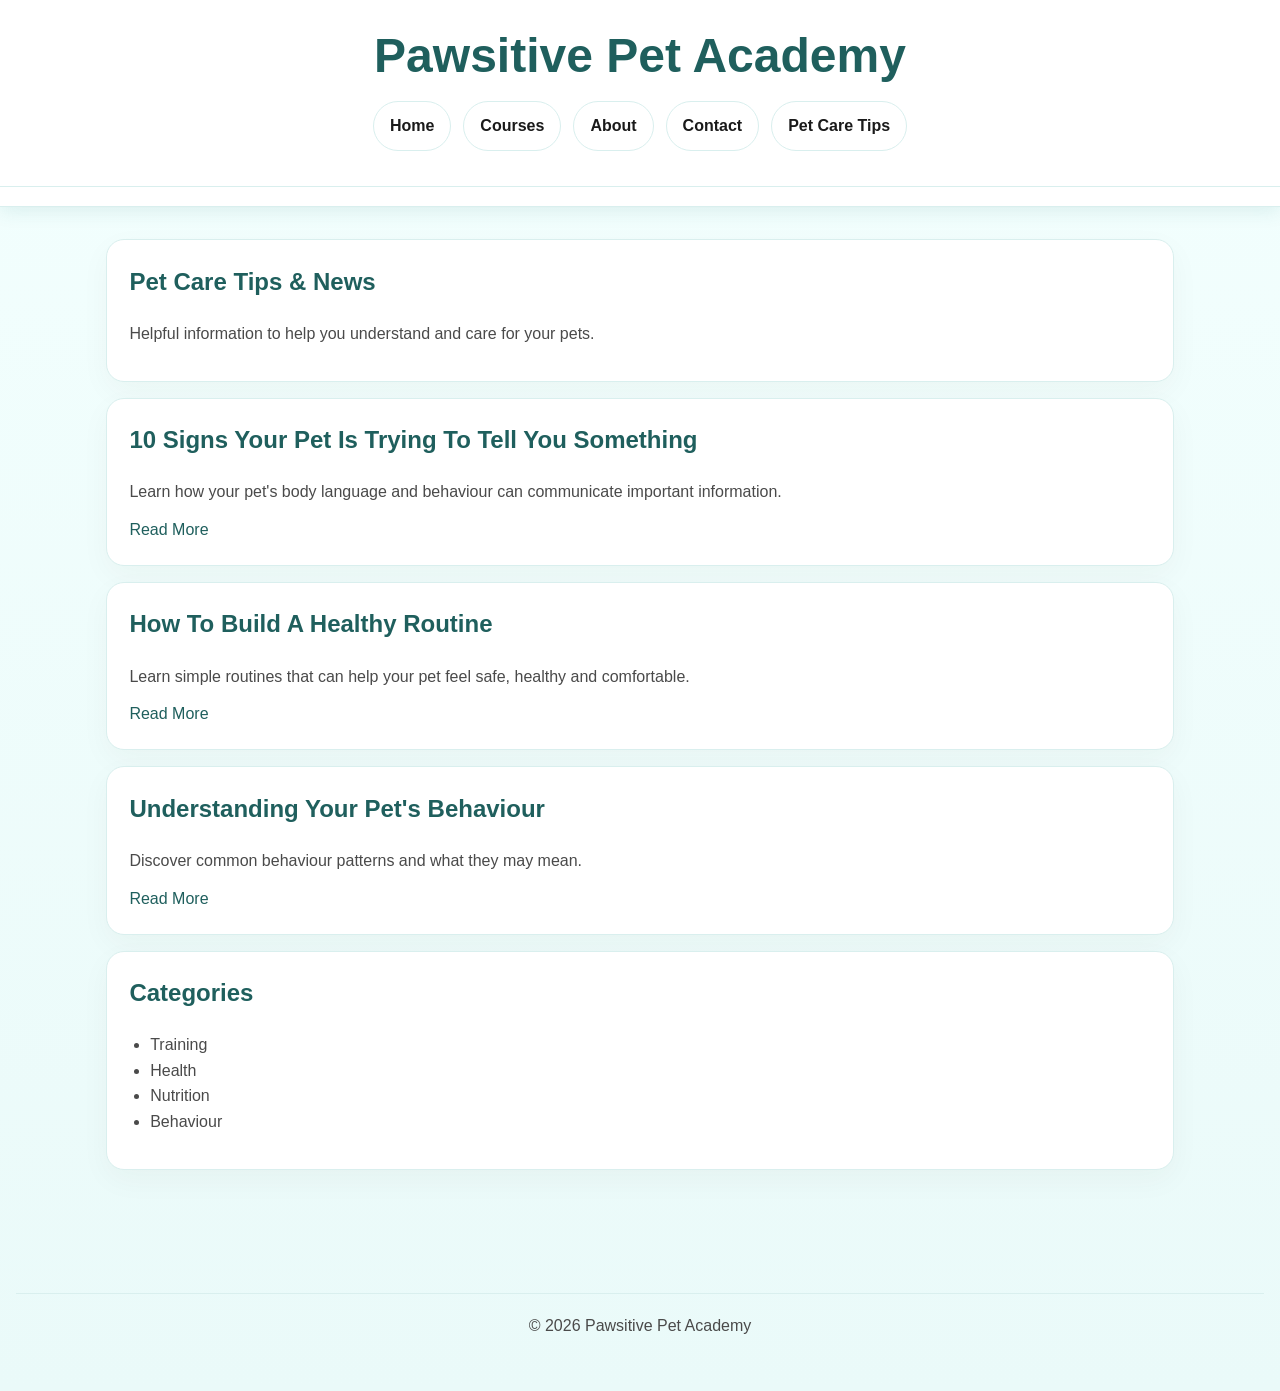
<file: Tips.html>
<!DOCTYPE html>
<html lang="en">
<head>
<meta charset="UTF-8">
    <meta name="viewport" content="width=device-width, initial-scale=1.0">
    <title>Pet Care Tips & News - Pawsitive Pet Academy</title>
    <link rel="stylesheet" href="style.css">
</head>
<body>
    <header>

    <h1>Pawsitive Pet Academy</h1>

    <nav>
        <a href="index.html">Home</a>
        <a href="courses.html">Courses</a>
        <a href="about.html">About</a>
        <a href="contact.html">Contact</a>
        <a href="Tips.html">Pet Care Tips</a>
    </nav>

    <hr>

</header>
<main>

    <section>

        <h2>Pet Care Tips & News</h2>

        <p>
            Helpful information to help you understand
            and care for your pets.
        </p>

    </section>


    <!-- Article 1 -->
    <article>

        <h2>
            10 Signs Your Pet Is Trying To Tell You Something
        </h2>

        <p>
            Learn how your pet's body language and behaviour
            can communicate important information.
        </p>

        <a href="#">
            Read More
        </a>

    </article>


    <!-- Article 2 -->
    <article>

        <h2>
            How To Build A Healthy Routine
        </h2>

        <p>
            Learn simple routines that can help your pet
            feel safe, healthy and comfortable.
        </p>

        <a href="#">
            Read More
        </a>

    </article>


    <!-- Article 3 -->
    <article>

        <h2>
            Understanding Your Pet's Behaviour
        </h2>

        <p>
            Discover common behaviour patterns and what
            they may mean.
        </p>

        <a href="#">
            Read More
        </a>

    </article>


    <!-- Categories -->
    <section>

        <h2>Categories</h2>

        <ul>
            <li>Training</li>
            <li>Health</li>
            <li>Nutrition</li>
            <li>Behaviour</li>
        </ul>

    </section>

</main>


<footer>

    <hr>

    <p>
        &copy; 2026 Pawsitive Pet Academy
    </p>

</footer>
<script src="script.js"></script>
</body>
</html>
</file>
<file: style.css>
:root {
    --bg: #eafaf9;
    --panel: #ffffff;
    --panel-strong: #ffffff;
    --primary: #2B7A78;
    --primary-dark: #1f5f5d;
    --secondary: #3AAFA9;
    --accent: #F4A261;
    --highlight: #E9C46A;
    --text: #1A1A1A;
    --muted: #4a4a4a;
    --border: #d9efee;
    --shadow: rgba(43, 122, 120, 0.12);
}
* {
    box-sizing: border-box;
}
html {
    scroll-behavior: smooth;
}
body {
    margin: 0;
    font-family: Arial, Helvetica, sans-serif;
    background: linear-gradient(180deg, #f3fffe 0%, #eafaf9 100%);
    color: var(--text);
    line-height: 1.6;
}
a {
    color: var(--primary-dark);
    text-decoration: none;
}
a:hover {
    text-decoration: underline;
}
img {
    max-width: 100%;
    height: auto;
    display: block;
    border-radius: 16px;
}
header {
    background: #fff;
    border-bottom: 1px solid var(--border);
    box-shadow: 0 4px 18px var(--shadow);
}
header h1 {
    margin: 0;
    padding: 1.1rem 1.2rem 0.4rem;
    color: var(--primary-dark);
    text-align: center;
    font-size: clamp(2rem, 4vw, 3rem);
}
nav {
    display: flex;
    flex-wrap: wrap;
    gap: 0.75rem;
    justify-content: center;
    padding: 0 1rem 1rem;
}
nav a {
    background: #ffffff;
    border: 1px solid var(--border);
    color: var(--text);
    padding: 0.7rem 1rem;
    border-radius: 999px;
    font-weight: 600;
    transition: transform 0.2s ease, background 0.2s ease;
}
nav a:hover {
    background: #effcfb;
    text-decoration: none;
    transform: translateY(-1px);
}
main {
    max-width: 1100px;
    margin: 0 auto;
    padding: 2rem 1rem 4rem;
}
main > section,
main > article,
section,
article,
form,
blockquote,
table {
    background: var(--panel-strong);
    border: 1px solid var(--border);
    border-radius: 18px;
    padding: 1.4rem;
    margin: 1rem 0;
    box-shadow: 0 10px 30px rgba(78, 46, 24, 0.04);
}
main > section:first-child {
    margin-top: 0;
}
h2,
h3 {
    color: var(--primary-dark);
    margin-top: 0;
}
p {
    margin: 0.75rem 0;
    color: var(--muted);
}
ul {
    margin: 0.75rem 0;
    padding-left: 1.3rem;
    color: var(--muted);
}
button,
input,
select,
textarea {
    font: inherit;
}
button {
    background: linear-gradient(135deg, var(--primary), var(--secondary));
    color: #fff;
    border: none;
    border-radius: 12px;
    padding: 0.8rem 1.4rem;
    font-weight: 700;
    cursor: pointer;
    transition: opacity 0.2s ease;
}
button:hover {
    opacity: 0.96;
}
button:disabled {
    opacity: 0.7;
    cursor: not-allowed;
}
.error-text {
    display: none;
    color: #b42318;
    font-size: 0.9rem;
    font-weight: 600;
    margin: 0.35rem 0 0;
}
.error-text.show {
    display: block;
}
.success-box {
    display: none;
    margin-top: 1rem;
    padding: 0.9rem 1rem;
    border-radius: 10px;
    background: #edf9f0;
    border: 1px solid #9ad8a9;
    color: #1f7a3d;
    font-weight: 700;
}
.success-box.show {
    display: block;
}
input,
select,
textarea {
    width: 100%;
    max-width: 100%;
    border: 1px solid var(--border);
    border-radius: 12px;
    padding: 0.8rem 0.9rem;
    margin-top: 0.4rem;
    background: #fff;
    color: var(--text);
}
label {
    display: inline-block;
    font-weight: 700;
    color: var(--text);
    margin-top: 0.5rem;
}
textarea {
    min-height: 120px;
    resize: vertical;
}
form {
    display: grid;
    gap: 0.8rem;
}
form section {
    margin: 0;
    padding: 0;
    border: none;
    box-shadow: none;
    background: transparent;
}
blockquote {
    border-left: 4px solid var(--accent);
    background: #fff8ea;
    font-style: italic;
    color: var(--text);
}
table {
    width: 100%;
    border-collapse: collapse;
}
th,
td {
    text-align: left;
    padding: 0.8rem 0.7rem;
    border-bottom: 1px solid var(--border);
    color: var(--muted);
}
th {
    color: var(--primary-dark);
    font-weight: 700;
    background: #fff5ef;
}
footer {
    text-align: center;
    padding: 1.5rem 1rem 2.5rem;
    color: var(--muted);
}
hr {
    border: 0;
    border-top: 1px solid var(--border);
    margin: 1.2rem 0;
}
@media (max-width: 760px) {
    nav {
        flex-direction: column;
    }

    nav a {
        width: 100%;
        text-align: center;
    }

    main {
        padding-left: 0.75rem;
        padding-right: 0.75rem;
    }
}
</file>
